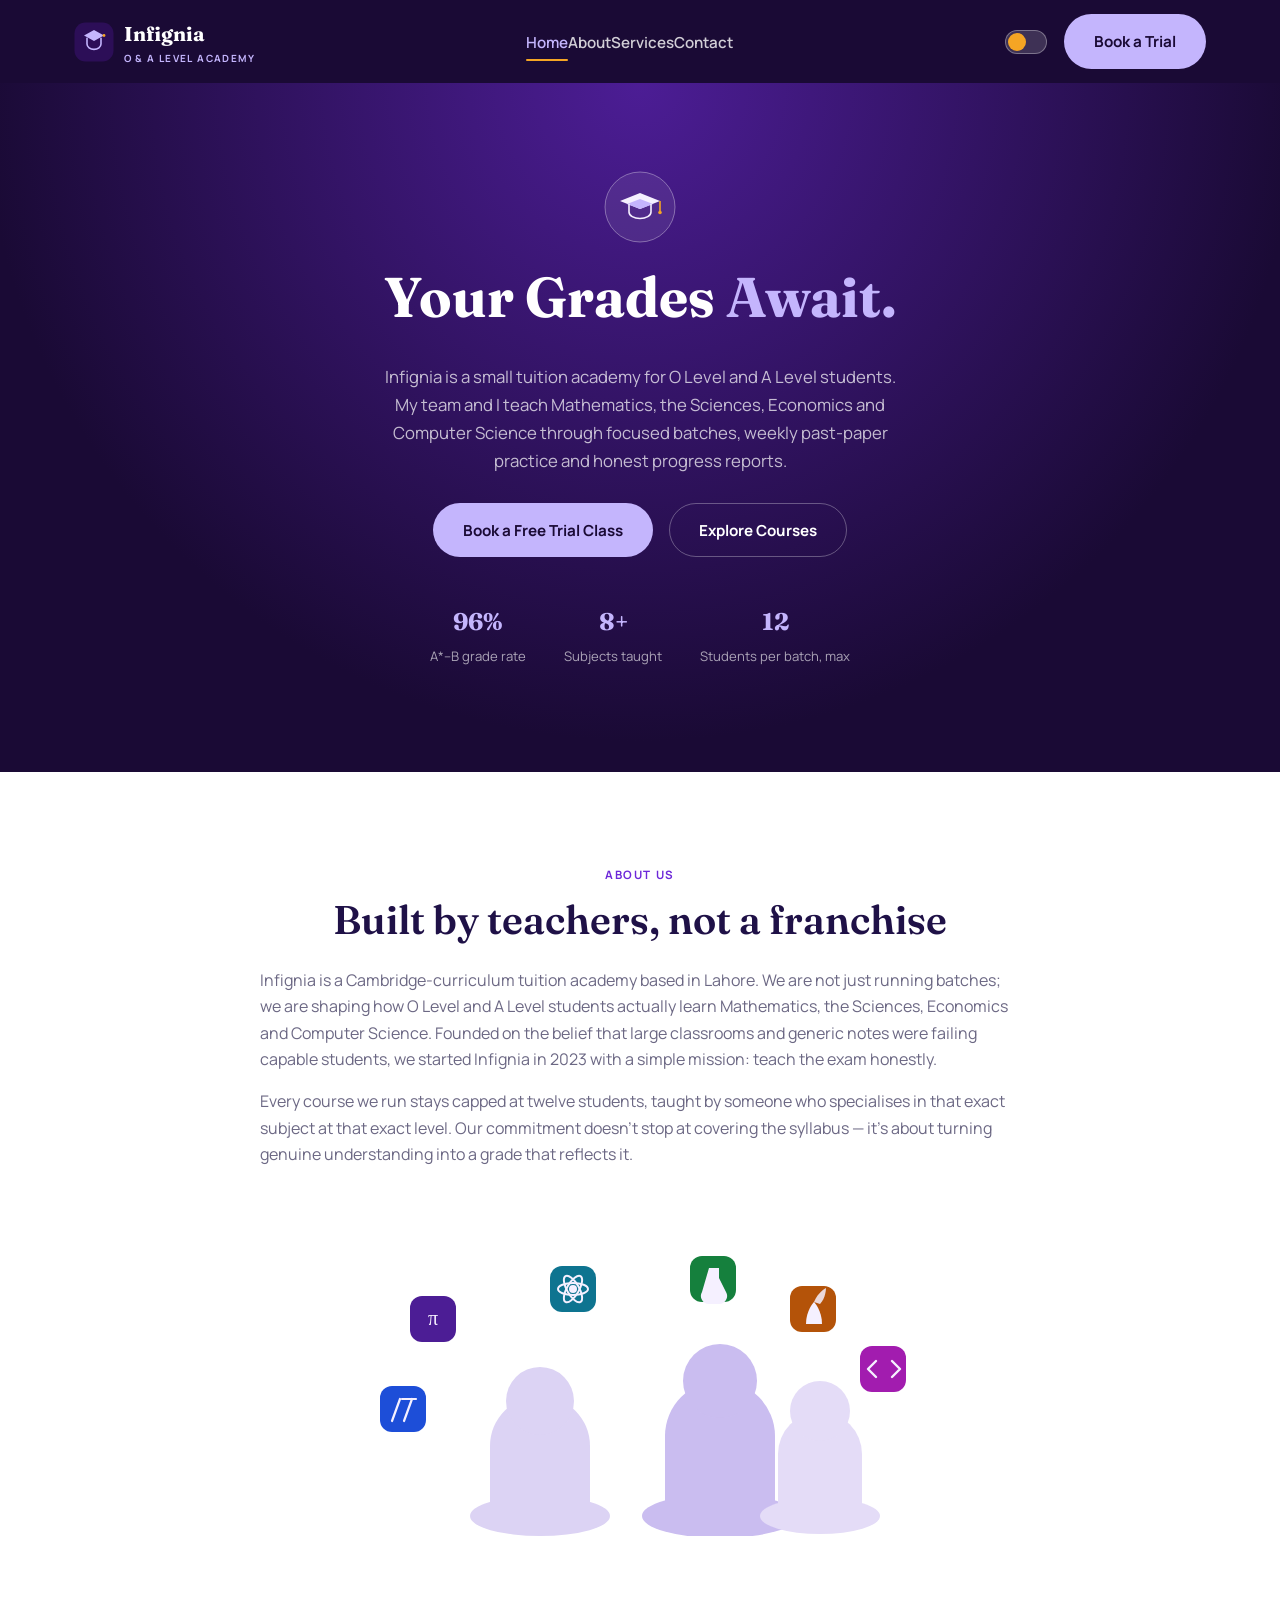
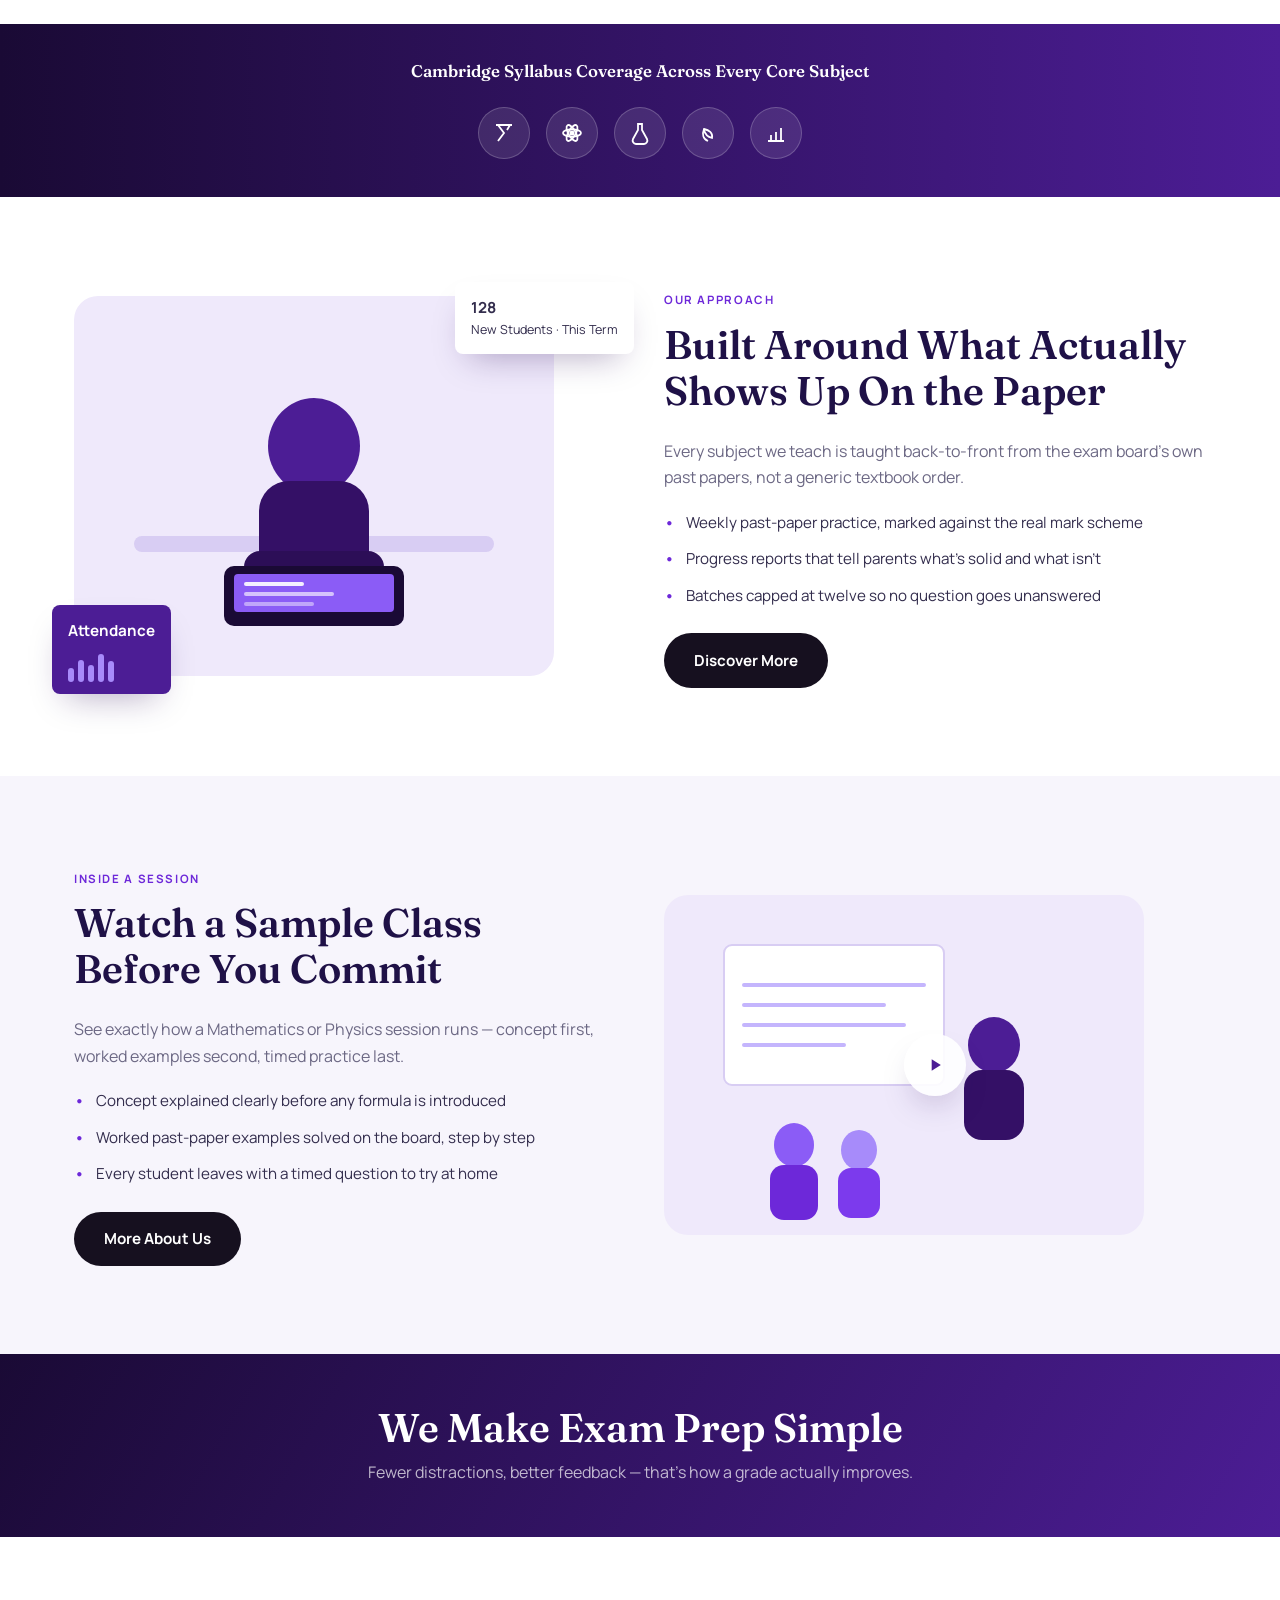
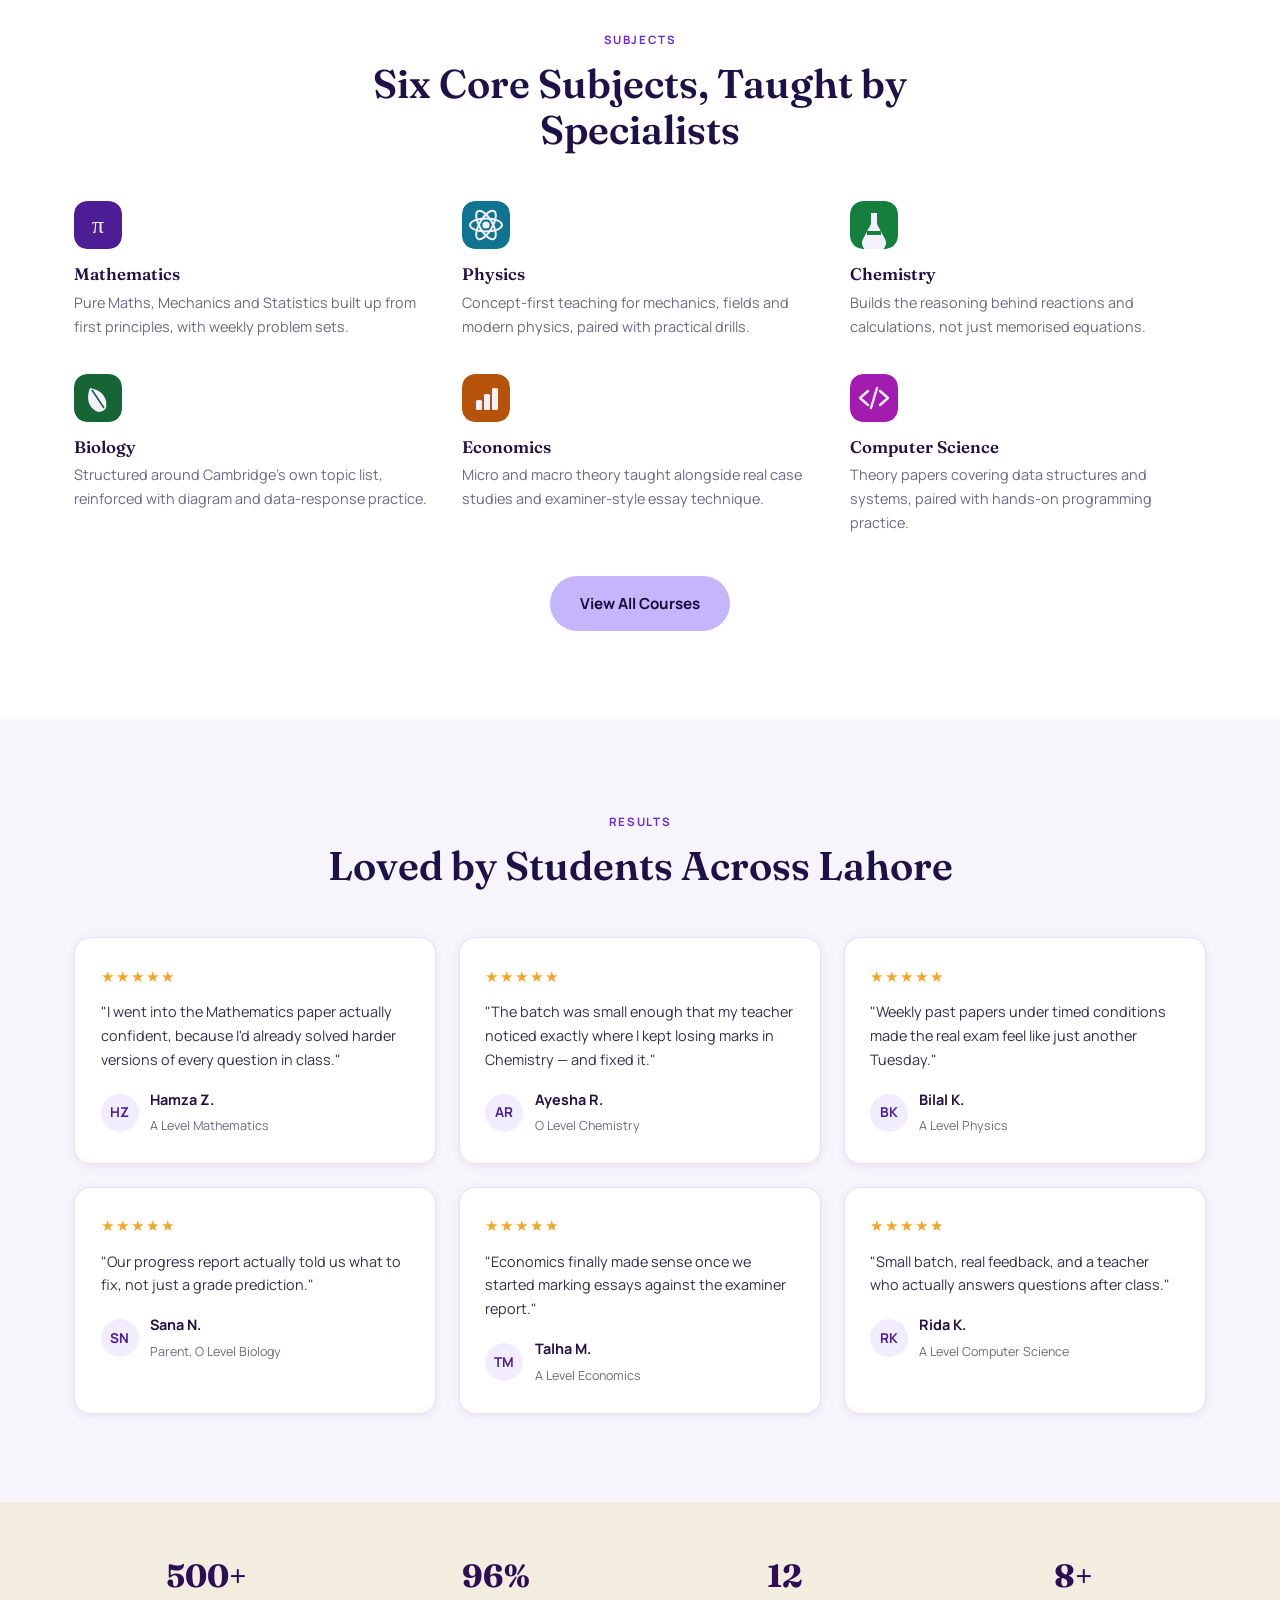
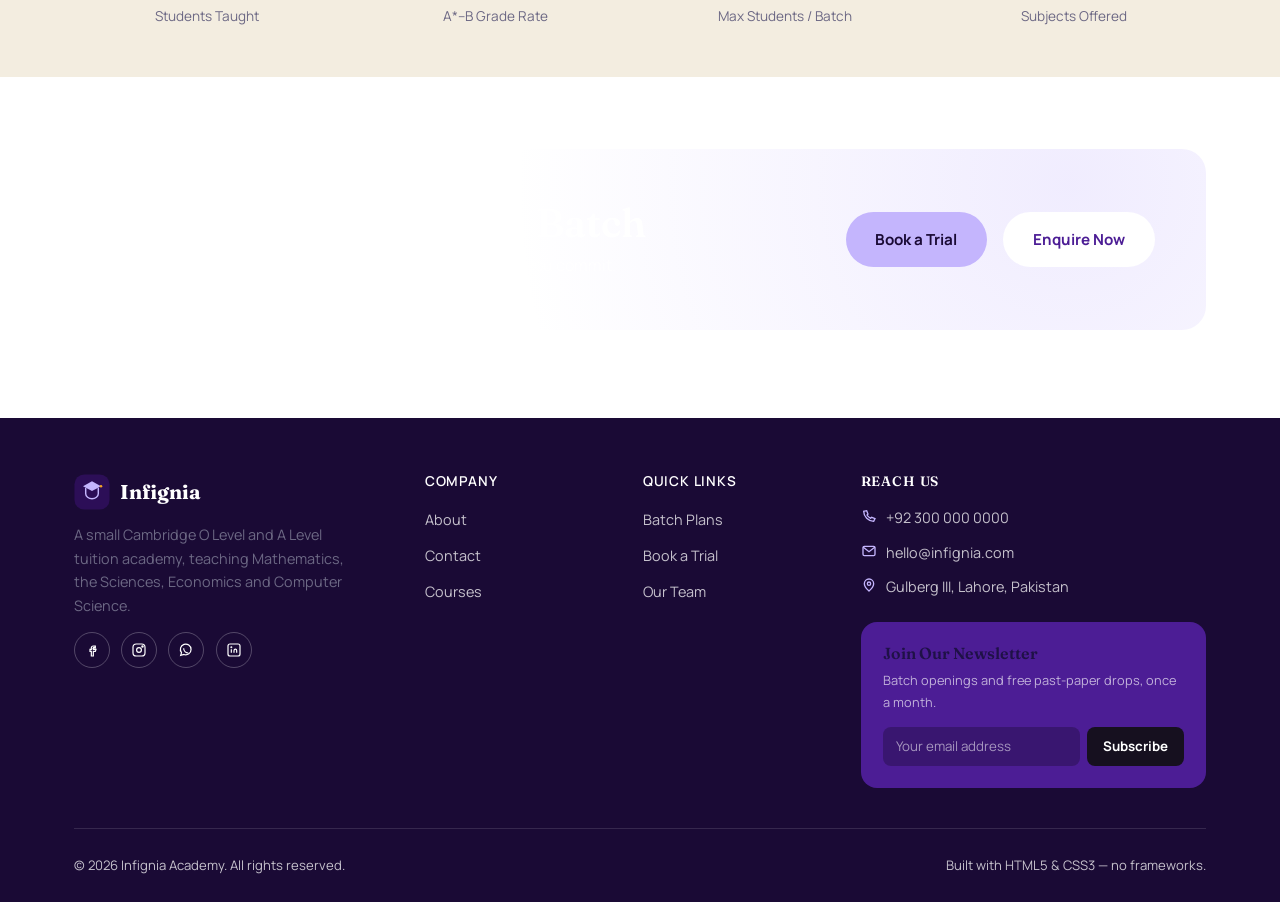
<file: index.html>
<!DOCTYPE html>
<html lang="en">
<head>
  <meta charset="UTF-8">
  <meta name="viewport" content="width=device-width, initial-scale=1.0">
  <title>Infignia — Cambridge O &amp; A Level Tuition</title>
  <meta name="description" content="Infignia is a Cambridge O Level and A Level tuition academy. Small batches, subject specialists and past-paper-driven teaching.">
  <link rel="icon" href="images/logo.svg" type="image/svg+xml">
  <link rel="stylesheet" href="css/style.css">
</head>
<body>

  <!-- Dark-mode toggle checkbox: first child of body so its :checked state
       can be read anywhere on the page via the :has() selector. -->
  <input type="checkbox" id="theme-toggle" class="theme-toggle-input">

  <!-- ===================== HEADER / NAVIGATION ===================== -->
  <header class="site-header">
    <nav class="navbar container">
      <a href="index.html" class="brand">
        <img src="images/logo.svg" alt="Infignia crest" width="40" height="40">
        <span>
          Infignia
          <span class="eyebrow-tag">O &amp; A Level Academy</span>
        </span>
      </a>

      <!-- CSS-only mobile menu: checkbox + label, no JavaScript -->
      <input type="checkbox" id="menu-toggle" class="menu-toggle-input">

      <ul class="nav-links">
        <li><a href="index.html" class="active">Home</a></li>
        <li><a href="about.html">About</a></li>
        <li><a href="services.html">Services</a></li>
        <li><a href="contact.html">Contact</a></li>
      </ul>

      <div class="nav-actions">
        <label for="theme-toggle" class="theme-toggle-label" aria-label="Toggle dark mode"></label>
        <a href="contact.html" class="btn btn-lavender nav-cta">Book a Trial</a>
        <label for="menu-toggle" class="menu-toggle-label" aria-label="Toggle navigation menu">
          <span></span><span></span><span></span>
        </label>
      </div>
    </nav>
  </header>

  <main>
    <!-- ===================== HERO ===================== -->
    <section class="hero">
      <div class="container">
        <img class="hero-icon fade-up" src="images/hero-icon.svg" alt="" width="72" height="72">
        <h1 class="fade-up">Your Grades <span class="accent">Await.</span></h1>
        <p class="hero-lede fade-up">
          Infignia is a small tuition academy for O Level and A Level students. My team and I teach
          Mathematics, the Sciences, Economics and Computer Science through focused batches, weekly
          past-paper practice and honest progress reports.
        </p>
        <div class="hero-actions fade-up">
          <a href="contact.html" class="btn btn-lavender">Book a Free Trial Class</a>
          <a href="services.html" class="btn btn-outline" style="border-color:rgba(255,255,255,0.3); color:#fff;">Explore Courses</a>
        </div>
        <div class="hero-stats">
          <div><strong>96%</strong><span>A*&ndash;B grade rate</span></div>
          <div><strong>8+</strong><span>Subjects taught</span></div>
          <div><strong>12</strong><span>Students per batch, max</span></div>
        </div>
      </div>
    </section>

    <!-- ===================== ABOUT US (teaser, collage) ===================== -->
    <section class="section about-collage-wrap">
      <div class="container">
        <span class="eyebrow">About Us</span>
        <h2>Built by teachers, not a franchise</h2>
        <div class="about-copy">
          <p>
            Infignia is a Cambridge-curriculum tuition academy based in Lahore. We are not just running
            batches; we are shaping how O Level and A Level students actually learn Mathematics, the
            Sciences, Economics and Computer Science. Founded on the belief that large classrooms and
            generic notes were failing capable students, we started Infignia in 2023 with a simple
            mission: teach the exam honestly.
          </p>
          <p>
            Every course we run stays capped at twelve students, taught by someone who specialises in
            that exact subject at that exact level. Our commitment doesn't stop at covering the
            syllabus &mdash; it's about turning genuine understanding into a grade that reflects it.
          </p>
        </div>
        <img class="about-collage-img" src="images/about-collage.svg" alt="Illustration of Infignia's mentors surrounded by icons for the subjects they teach" width="640" height="320">
      </div>
    </section>

    <!-- ===================== RESOURCES STRIP ===================== -->
    <section class="strip">
      <div class="container">
        <h3>Cambridge Syllabus Coverage Across Every Core Subject</h3>
        <div class="strip-row">
          <div class="strip-badge" title="Mathematics"><svg viewBox="0 0 24 24" fill="none" stroke="#fff" stroke-width="1.8"><path d="M4 4h16M6 4l6 8-6 8M18 4l-3 5"/></svg></div>
          <div class="strip-badge" title="Physics"><svg viewBox="0 0 24 24" fill="none" stroke="#fff" stroke-width="1.8"><circle cx="12" cy="12" r="1.6" fill="#fff"/><ellipse cx="12" cy="12" rx="9" ry="3.6"/><ellipse cx="12" cy="12" rx="9" ry="3.6" transform="rotate(60 12 12)"/><ellipse cx="12" cy="12" rx="9" ry="3.6" transform="rotate(120 12 12)"/></svg></div>
          <div class="strip-badge" title="Chemistry"><svg viewBox="0 0 24 24" fill="none" stroke="#fff" stroke-width="1.8"><path d="M10 3h4v6l5 9a3.5 3.5 0 0 1-3 5H8a3.5 3.5 0 0 1-3-5l5-9z"/></svg></div>
          <div class="strip-badge" title="Biology"><svg viewBox="0 0 24 24" fill="none" stroke="#fff" stroke-width="1.8"><path d="M12 20c-5-2-6-7-4-12 5 1 9 4 8 9-4-1-7-4-8-8"/></svg></div>
          <div class="strip-badge" title="Economics"><svg viewBox="0 0 24 24" fill="none" stroke="#fff" stroke-width="1.8"><path d="M4 20h16M7 20v-6M12 20v-9M17 20v-13"/></svg></div>
        </div>
      </div>
    </section>

    <!-- ===================== GOAL SECTION 1 ===================== -->
    <section class="goal-section">
      <div class="container goal-grid">
        <div class="goal-media">
          <img src="images/goal-mentor.svg" alt="Illustration of an Infignia tutor working at a desk" width="480" height="380">
          <div class="goal-float-card top-right">
            <div>
              <strong>128</strong>
              <span>New Students &middot; This Term</span>
            </div>
          </div>
          <div class="goal-float-card bottom-left">
            <div>
              <strong>Attendance</strong>
              <div class="goal-chart">
                <span style="height:40%"></span><span style="height:65%"></span><span style="height:50%"></span><span style="height:80%"></span><span style="height:60%"></span>
              </div>
            </div>
          </div>
        </div>
        <div class="goal-copy">
          <span class="eyebrow">Our Approach</span>
          <h2>Built Around What Actually Shows Up On the Paper</h2>
          <p>Every subject we teach is taught back-to-front from the exam board's own past papers, not a generic textbook order.</p>
          <ul>
            <li>Weekly past-paper practice, marked against the real mark scheme</li>
            <li>Progress reports that tell parents what's solid and what isn't</li>
            <li>Batches capped at twelve so no question goes unanswered</li>
          </ul>
          <a href="about.html" class="btn btn-dark">Discover More</a>
        </div>
      </div>
    </section>

    <!-- ===================== GOAL SECTION 2 (reversed, video-style) ===================== -->
    <section class="goal-section section-alt">
      <div class="container goal-grid reverse">
        <div class="goal-media">
          <img src="images/goal-video.svg" alt="Illustration of a teacher explaining a topic to a small class" width="480" height="340">
          <div class="play-overlay">
            <div class="play-btn">
              <svg viewBox="0 0 24 24" fill="#4c1d95"><path d="M8 5v14l11-7z"/></svg>
            </div>
          </div>
        </div>
        <div class="goal-copy">
          <span class="eyebrow">Inside a Session</span>
          <h2>Watch a Sample Class Before You Commit</h2>
          <p>See exactly how a Mathematics or Physics session runs &mdash; concept first, worked examples second, timed practice last.</p>
          <ul>
            <li>Concept explained clearly before any formula is introduced</li>
            <li>Worked past-paper examples solved on the board, step by step</li>
            <li>Every student leaves with a timed question to try at home</li>
          </ul>
          <a href="contact.html" class="btn btn-dark">More About Us</a>
        </div>
      </div>
    </section>

    <!-- ===================== MID-PAGE BANNER ===================== -->
    <section class="mid-banner">
      <div class="container">
        <h2>We Make Exam Prep Simple</h2>
        <p>Fewer distractions, better feedback &mdash; that's how a grade actually improves.</p>
      </div>
    </section>

    <!-- ===================== SERVICES ICON GRID ===================== -->
    <section class="section">
      <div class="container">
        <div class="section-header center">
          <span class="eyebrow">Subjects</span>
          <h2>Six Core Subjects, Taught by Specialists</h2>
        </div>
        <div class="icon-grid">
          <article class="icon-tile">
            <img src="images/icon-math.svg" alt="">
            <h3>Mathematics</h3>
            <p>Pure Maths, Mechanics and Statistics built up from first principles, with weekly problem sets.</p>
          </article>
          <article class="icon-tile">
            <img src="images/icon-physics.svg" alt="">
            <h3>Physics</h3>
            <p>Concept-first teaching for mechanics, fields and modern physics, paired with practical drills.</p>
          </article>
          <article class="icon-tile">
            <img src="images/icon-chemistry.svg" alt="">
            <h3>Chemistry</h3>
            <p>Builds the reasoning behind reactions and calculations, not just memorised equations.</p>
          </article>
          <article class="icon-tile">
            <img src="images/icon-biology.svg" alt="">
            <h3>Biology</h3>
            <p>Structured around Cambridge's own topic list, reinforced with diagram and data-response practice.</p>
          </article>
          <article class="icon-tile">
            <img src="images/icon-economics.svg" alt="">
            <h3>Economics</h3>
            <p>Micro and macro theory taught alongside real case studies and examiner-style essay technique.</p>
          </article>
          <article class="icon-tile">
            <img src="images/icon-cs.svg" alt="">
            <h3>Computer Science</h3>
            <p>Theory papers covering data structures and systems, paired with hands-on programming practice.</p>
          </article>
        </div>
        <div style="text-align:center; margin-top:2.6rem;">
          <a href="services.html" class="btn btn-lavender" style="color:var(--purple-950);">View All Courses</a>
        </div>
      </div>
    </section>

    <!-- ===================== TESTIMONIALS ===================== -->
    <section class="section section-alt">
      <div class="container">
        <div class="section-header center">
          <span class="eyebrow">Results</span>
          <h2>Loved by Students Across Lahore</h2>
        </div>
        <div class="testimonial-grid">
          <article class="testimonial-card">
            <div class="stars">&#9733;&#9733;&#9733;&#9733;&#9733;</div>
            <p class="testimonial-quote">"I went into the Mathematics paper actually confident, because I'd already solved harder versions of every question in class."</p>
            <div class="testimonial-person">
              <div class="avatar-initials">HZ</div>
              <div><strong>Hamza Z.</strong><span>A Level Mathematics</span></div>
            </div>
          </article>
          <article class="testimonial-card">
            <div class="stars">&#9733;&#9733;&#9733;&#9733;&#9733;</div>
            <p class="testimonial-quote">"The batch was small enough that my teacher noticed exactly where I kept losing marks in Chemistry &mdash; and fixed it."</p>
            <div class="testimonial-person">
              <div class="avatar-initials">AR</div>
              <div><strong>Ayesha R.</strong><span>O Level Chemistry</span></div>
            </div>
          </article>
          <article class="testimonial-card">
            <div class="stars">&#9733;&#9733;&#9733;&#9733;&#9733;</div>
            <p class="testimonial-quote">"Weekly past papers under timed conditions made the real exam feel like just another Tuesday."</p>
            <div class="testimonial-person">
              <div class="avatar-initials">BK</div>
              <div><strong>Bilal K.</strong><span>A Level Physics</span></div>
            </div>
          </article>
          <article class="testimonial-card">
            <div class="stars">&#9733;&#9733;&#9733;&#9733;&#9733;</div>
            <p class="testimonial-quote">"Our progress report actually told us what to fix, not just a grade prediction."</p>
            <div class="testimonial-person">
              <div class="avatar-initials">SN</div>
              <div><strong>Sana N.</strong><span>Parent, O Level Biology</span></div>
            </div>
          </article>
          <article class="testimonial-card">
            <div class="stars">&#9733;&#9733;&#9733;&#9733;&#9733;</div>
            <p class="testimonial-quote">"Economics finally made sense once we started marking essays against the examiner report."</p>
            <div class="testimonial-person">
              <div class="avatar-initials">TM</div>
              <div><strong>Talha M.</strong><span>A Level Economics</span></div>
            </div>
          </article>
          <article class="testimonial-card">
            <div class="stars">&#9733;&#9733;&#9733;&#9733;&#9733;</div>
            <p class="testimonial-quote">"Small batch, real feedback, and a teacher who actually answers questions after class."</p>
            <div class="testimonial-person">
              <div class="avatar-initials">RK</div>
              <div><strong>Rida K.</strong><span>A Level Computer Science</span></div>
            </div>
          </article>
        </div>
      </div>
    </section>

    <!-- ===================== STATS BAR ===================== -->
    <section class="stats-bar">
      <div class="container stats-row">
        <div><strong>500+</strong><span>Students Taught</span></div>
        <div><strong>96%</strong><span>A*&ndash;B Grade Rate</span></div>
        <div><strong>12</strong><span>Max Students / Batch</span></div>
        <div><strong>8+</strong><span>Subjects Offered</span></div>
      </div>
    </section>

    <!-- ===================== CTA ===================== -->
    <section class="section" style="padding-top:4.5rem;">
      <div class="container">
        <div class="cta-banner">
          <div>
            <h2>Join the Next Infignia Batch</h2>
            <p>Book a free trial class and sit in on a real session before you commit.</p>
          </div>
          <div class="hero-actions">
            <a href="contact.html" class="btn btn-lavender">Book a Trial</a>
            <a href="contact.html" class="btn btn-white">Enquire Now</a>
          </div>
        </div>
      </div>
    </section>
  </main>

  <!-- ===================== FOOTER ===================== -->
  <footer class="site-footer">
    <div class="container">
      <div class="footer-grid">
        <div class="footer-brand">
          <a href="index.html" class="brand">
            <img src="images/logo.svg" alt="Infignia crest" width="36" height="36">
            <span>Infignia</span>
          </a>
          <p>A small Cambridge O Level and A Level tuition academy, teaching Mathematics, the Sciences, Economics and Computer Science.</p>
          <div class="social-row">
            <a href="https://facebook.com" class="social-icon" aria-label="Infignia on Facebook" target="_blank" rel="noopener">
              <svg viewBox="0 0 24 24" fill="none" stroke="#fff" stroke-width="1.8"><path d="M14 9h3V6h-3c-1.7 0-3 1.3-3 3v2H9v3h2v7h3v-7h3l1-3h-4v-2c0-.6.4-1 1-1z"/></svg>
            </a>
            <a href="https://instagram.com" class="social-icon" aria-label="Infignia on Instagram" target="_blank" rel="noopener">
              <svg viewBox="0 0 24 24" fill="none" stroke="#fff" stroke-width="1.8"><rect x="3" y="3" width="18" height="18" rx="5"/><circle cx="12" cy="12" r="3.6"/><circle cx="17.2" cy="6.8" r="1"/></svg>
            </a>
            <a href="https://wa.me/923000000000" class="social-icon" aria-label="Infignia on WhatsApp" target="_blank" rel="noopener">
              <svg viewBox="0 0 24 24" fill="none" stroke="#fff" stroke-width="1.8"><path d="M4 20l1.3-3.9A8 8 0 1 1 9 18.7L4 20z"/><path d="M8.5 9.5c0 4 3 7 7 7"/></svg>
            </a>
            <a href="https://linkedin.com" class="social-icon" aria-label="Infignia on LinkedIn" target="_blank" rel="noopener">
              <svg viewBox="0 0 24 24" fill="none" stroke="#fff" stroke-width="1.8"><rect x="3" y="3" width="18" height="18" rx="3"/><line x1="8" y1="11" x2="8" y2="16"/><circle cx="8" cy="8" r="0.6"/><path d="M12 16v-3c0-1.4 1-2.2 2.2-2.2S16 11.6 16 13v3"/></svg>
            </a>
          </div>
        </div>
        <div class="footer-col">
          <h4>Company</h4>
          <ul>
            <li><a href="about.html">About</a></li>
            <li><a href="contact.html">Contact</a></li>
            <li><a href="services.html">Courses</a></li>
          </ul>
        </div>
        <div class="footer-col">
          <h4>Quick Links</h4>
          <ul>
            <li><a href="services.html">Batch Plans</a></li>
            <li><a href="contact.html">Book a Trial</a></li>
            <li><a href="about.html">Our Team</a></li>
          </ul>
        </div>
        <div>
          <h4 style="color:#fff; font-size:0.85rem; letter-spacing:0.06em; text-transform:uppercase; margin-bottom:1rem;">Reach Us</h4>
          <div style="display:flex; flex-direction:column; gap:0.7rem; margin-bottom:1.4rem;">
            <div class="footer-info-row">
              <svg width="16" height="16" viewBox="0 0 24 24" fill="none" stroke="#c4b5fd" stroke-width="2"><path d="M4 5c0 8 7 15 15 15l2-4-5-2-1.5 1.5A11.4 11.4 0 0 1 9 10.5L10.5 9 8.5 4 4 5z"/></svg>
              <span>+92 300 000 0000</span>
            </div>
            <div class="footer-info-row">
              <svg width="16" height="16" viewBox="0 0 24 24" fill="none" stroke="#c4b5fd" stroke-width="2"><rect x="3" y="5" width="18" height="14" rx="2"/><path d="M3 6l9 7 9-7"/></svg>
              <span>hello@infignia.com</span>
            </div>
            <div class="footer-info-row">
              <svg width="16" height="16" viewBox="0 0 24 24" fill="none" stroke="#c4b5fd" stroke-width="2"><path d="M12 21s-7-6.2-7-11a7 7 0 1 1 14 0c0 4.8-7 11-7 11z"/><circle cx="12" cy="10" r="2.5"/></svg>
              <span>Gulberg III, Lahore, Pakistan</span>
            </div>
          </div>
          <div class="newsletter-box">
            <h4>Join Our Newsletter</h4>
            <p>Batch openings and free past-paper drops, once a month.</p>
            <div class="newsletter-form">
              <input type="email" placeholder="Your email address" aria-label="Email address">
              <button type="button">Subscribe</button>
            </div>
          </div>
        </div>
      </div>
      <div class="footer-bottom">
        <span>&copy; 2026 Infignia Academy. All rights reserved.</span>
        <span>Built with HTML5 &amp; CSS3 &mdash; no frameworks.</span>
      </div>
    </div>
  </footer>

</body>
</html>
</file>
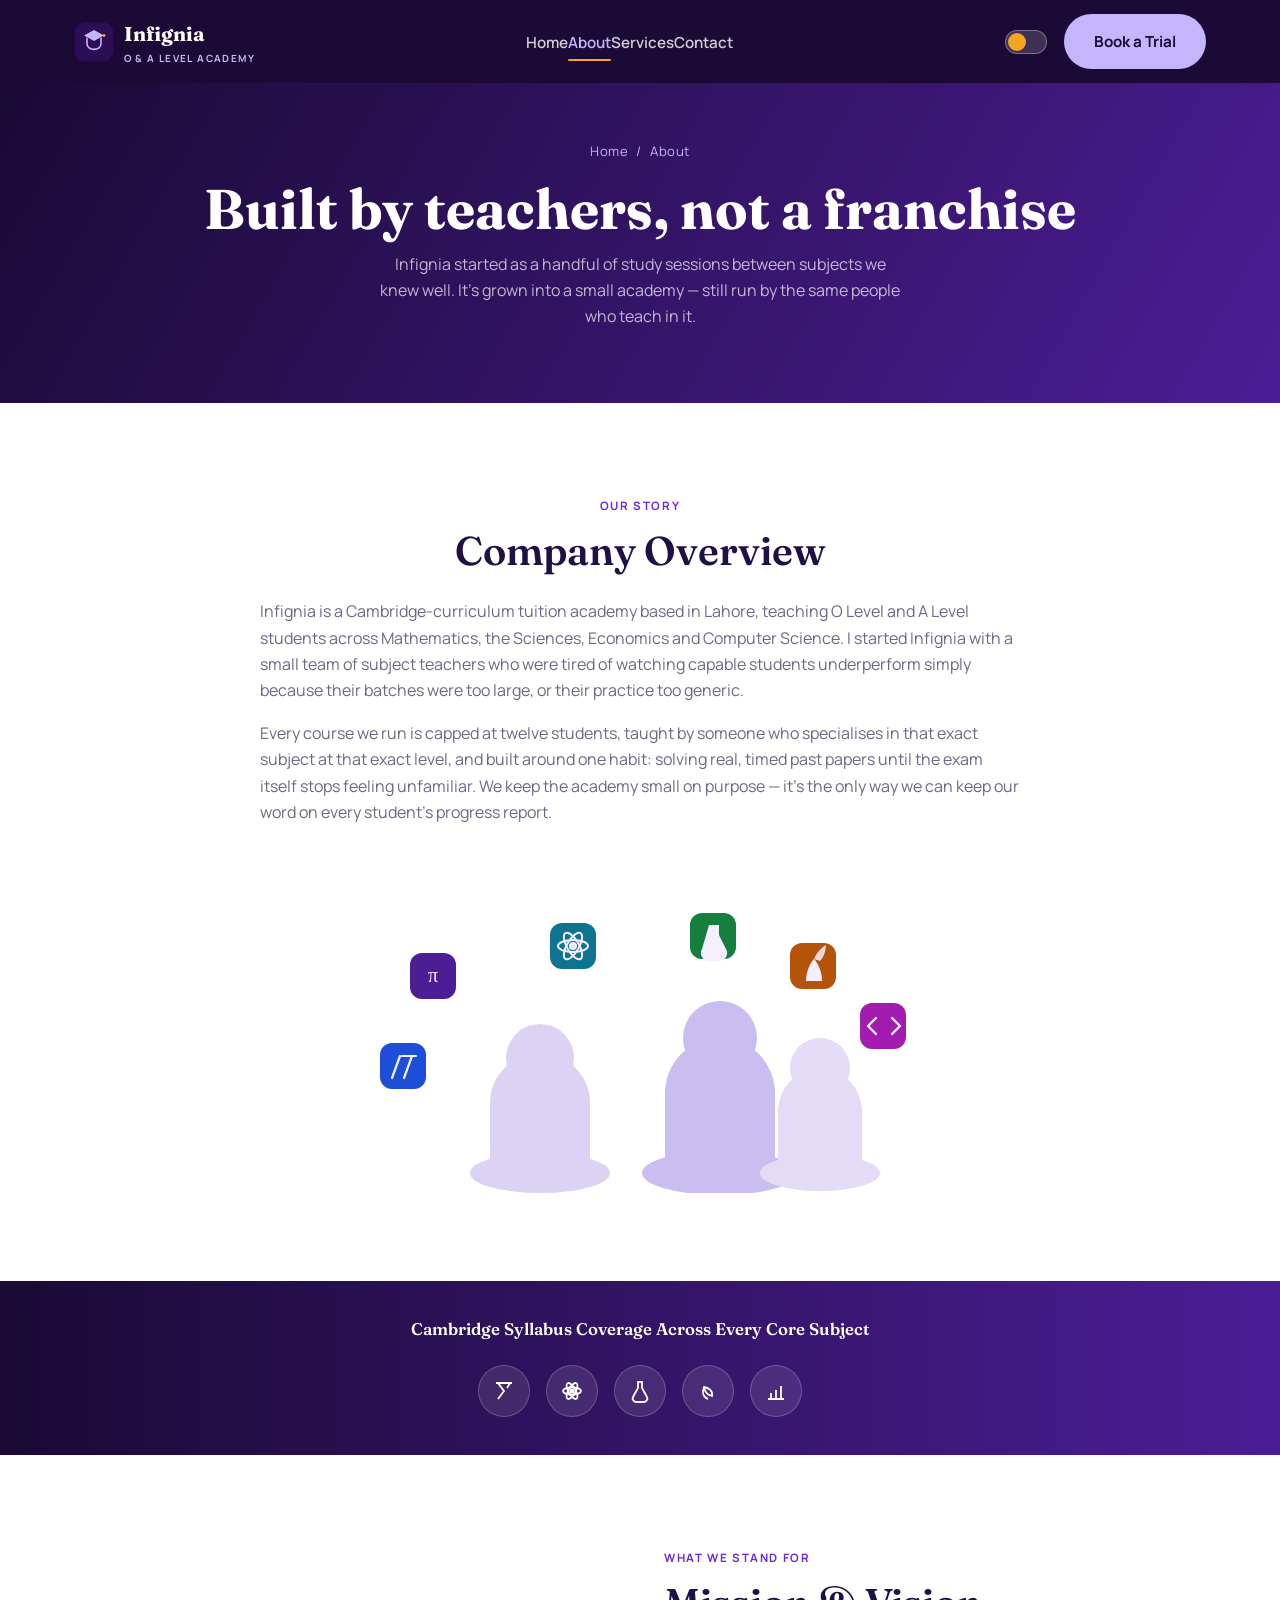
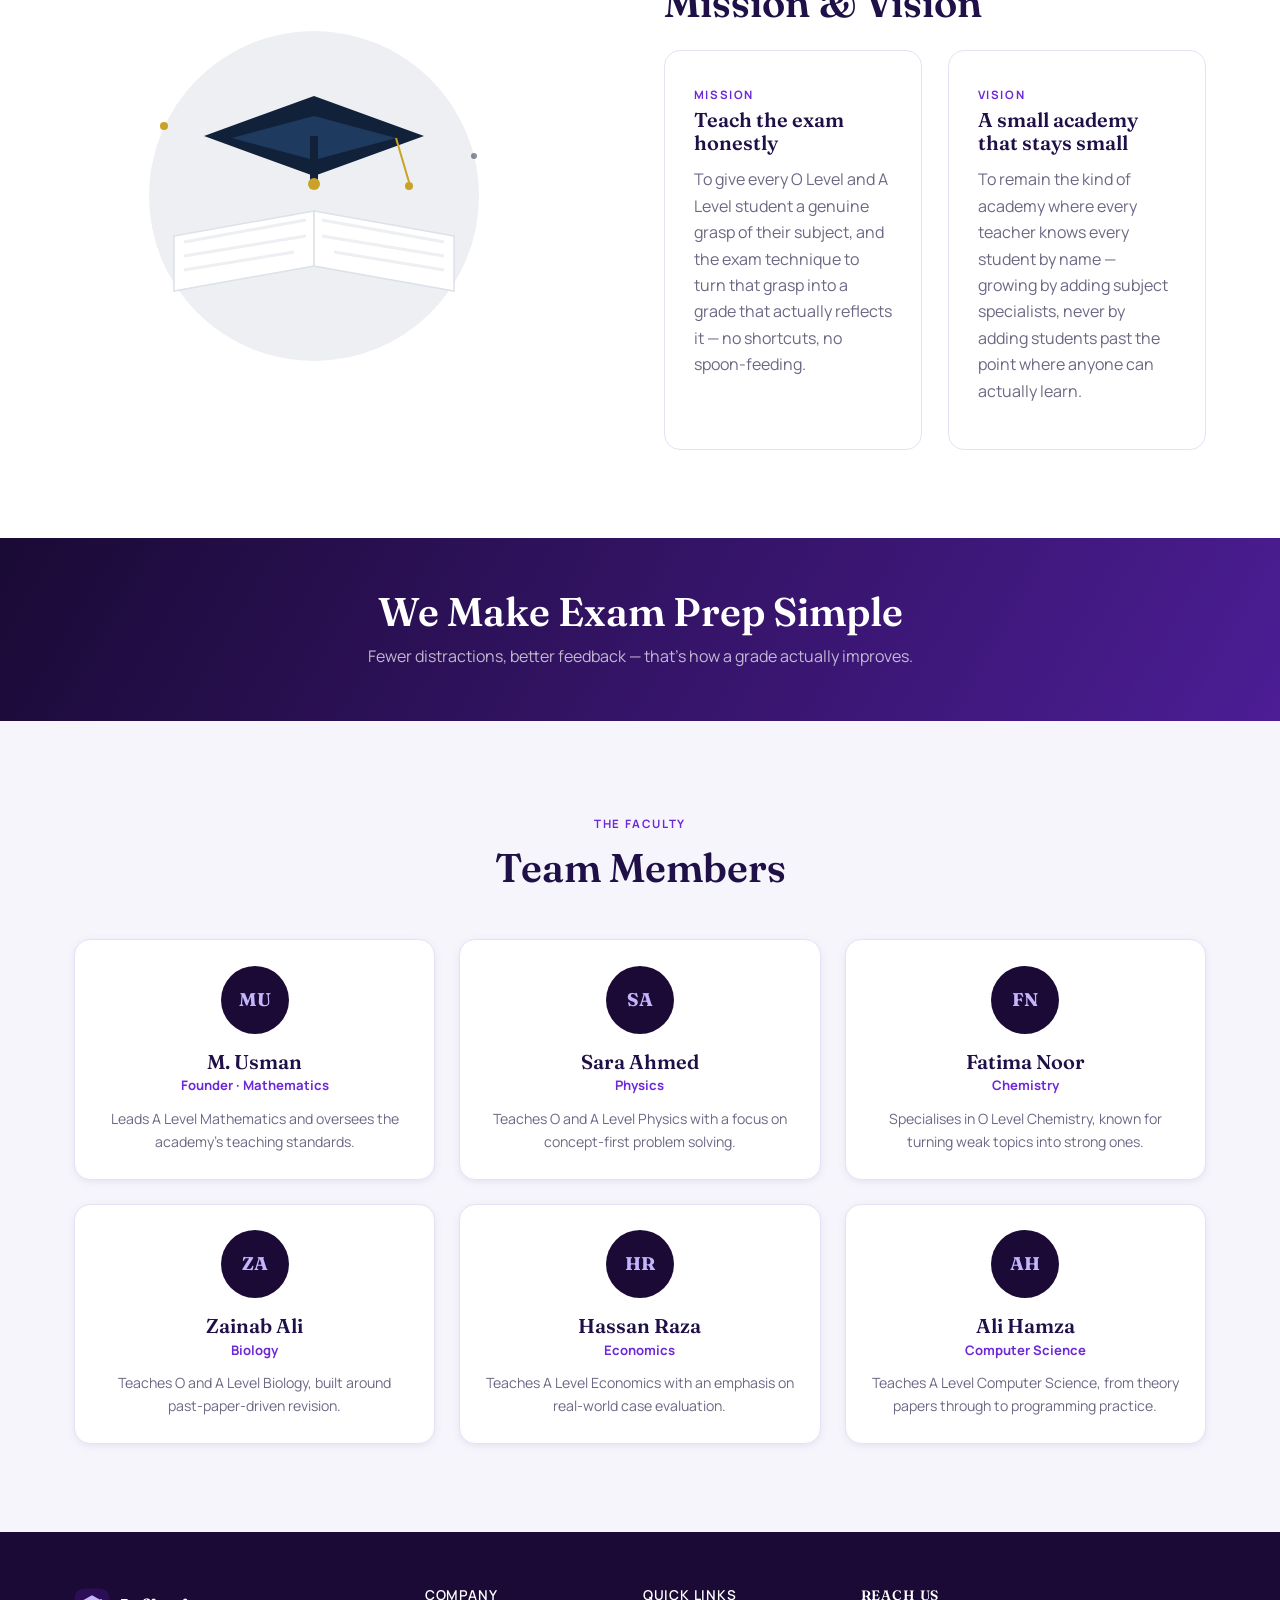
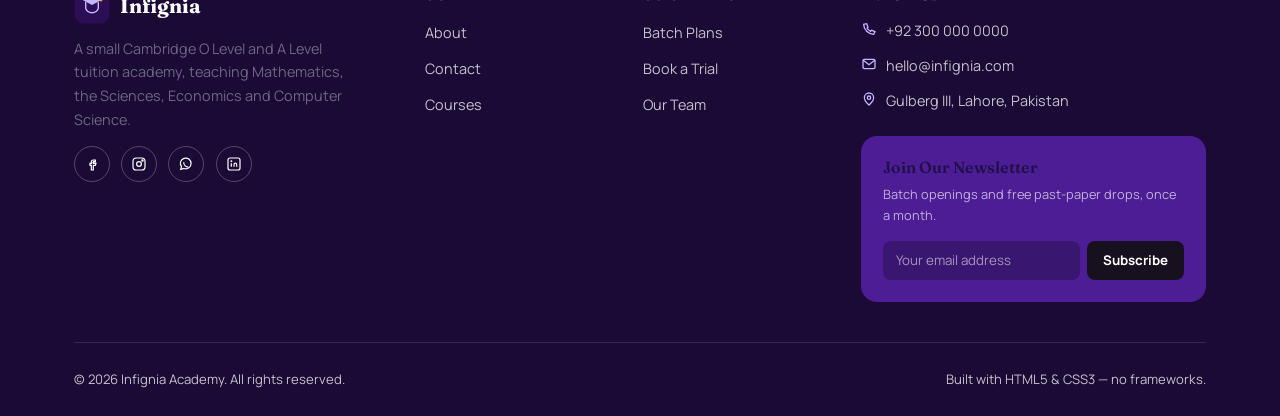
<file: about.html>
<!DOCTYPE html>
<html lang="en">
<head>
  <meta charset="UTF-8">
  <meta name="viewport" content="width=device-width, initial-scale=1.0">
  <title>About Infignia — Our Story &amp; Teaching Team</title>
  <meta name="description" content="Learn about Infignia's mission, vision and the subject-specialist teachers behind our Cambridge O Level and A Level courses.">
  <link rel="icon" href="images/logo.svg" type="image/svg+xml">
  <link rel="stylesheet" href="css/style.css">
</head>
<body>

  <input type="checkbox" id="theme-toggle" class="theme-toggle-input">

  <!-- ===================== HEADER / NAVIGATION ===================== -->
  <header class="site-header">
    <nav class="navbar container">
      <a href="index.html" class="brand">
        <img src="images/logo.svg" alt="Infignia crest" width="40" height="40">
        <span>
          Infignia
          <span class="eyebrow-tag">O &amp; A Level Academy</span>
        </span>
      </a>

      <input type="checkbox" id="menu-toggle" class="menu-toggle-input">

      <ul class="nav-links">
        <li><a href="index.html">Home</a></li>
        <li><a href="about.html" class="active">About</a></li>
        <li><a href="services.html">Services</a></li>
        <li><a href="contact.html">Contact</a></li>
      </ul>

      <div class="nav-actions">
        <label for="theme-toggle" class="theme-toggle-label" aria-label="Toggle dark mode"></label>
        <a href="contact.html" class="btn btn-lavender nav-cta">Book a Trial</a>
        <label for="menu-toggle" class="menu-toggle-label" aria-label="Toggle navigation menu">
          <span></span><span></span><span></span>
        </label>
      </div>
    </nav>
  </header>

  <main>
    <!-- ===================== PAGE HEADER ===================== -->
    <section class="page-header">
      <div class="container">
        <div class="breadcrumb"><span>Home</span><span>/</span><span>About</span></div>
        <h1>Built by teachers, not a franchise</h1>
        <p>Infignia started as a handful of study sessions between subjects we knew well. It's grown into a small academy &mdash; still run by the same people who teach in it.</p>
      </div>
    </section>

    <!-- ===================== ABOUT US (company overview) ===================== -->
    <section class="section about-collage-wrap">
      <div class="container">
        <span class="eyebrow">Our Story</span>
        <h2>Company Overview</h2>
        <div class="about-copy">
          <p>
            Infignia is a Cambridge-curriculum tuition academy based in Lahore, teaching O Level and
            A Level students across Mathematics, the Sciences, Economics and Computer Science. I started
            Infignia with a small team of subject teachers who were tired of watching capable students
            underperform simply because their batches were too large, or their practice too generic.
          </p>
          <p>
            Every course we run is capped at twelve students, taught by someone who specialises in that
            exact subject at that exact level, and built around one habit: solving real, timed past
            papers until the exam itself stops feeling unfamiliar. We keep the academy small on purpose
            &mdash; it's the only way we can keep our word on every student's progress report.
          </p>
        </div>
        <img class="about-collage-img" src="images/about-collage.svg" alt="Illustration of Infignia's mentors surrounded by icons for the subjects they teach" width="640" height="320">
      </div>
    </section>

    <!-- ===================== RESOURCES STRIP ===================== -->
    <section class="strip">
      <div class="container">
        <h3>Cambridge Syllabus Coverage Across Every Core Subject</h3>
        <div class="strip-row">
          <div class="strip-badge" title="Mathematics"><svg viewBox="0 0 24 24" fill="none" stroke="#fff" stroke-width="1.8"><path d="M4 4h16M6 4l6 8-6 8M18 4l-3 5"/></svg></div>
          <div class="strip-badge" title="Physics"><svg viewBox="0 0 24 24" fill="none" stroke="#fff" stroke-width="1.8"><circle cx="12" cy="12" r="1.6" fill="#fff"/><ellipse cx="12" cy="12" rx="9" ry="3.6"/><ellipse cx="12" cy="12" rx="9" ry="3.6" transform="rotate(60 12 12)"/><ellipse cx="12" cy="12" rx="9" ry="3.6" transform="rotate(120 12 12)"/></svg></div>
          <div class="strip-badge" title="Chemistry"><svg viewBox="0 0 24 24" fill="none" stroke="#fff" stroke-width="1.8"><path d="M10 3h4v6l5 9a3.5 3.5 0 0 1-3 5H8a3.5 3.5 0 0 1-3-5l5-9z"/></svg></div>
          <div class="strip-badge" title="Biology"><svg viewBox="0 0 24 24" fill="none" stroke="#fff" stroke-width="1.8"><path d="M12 20c-5-2-6-7-4-12 5 1 9 4 8 9-4-1-7-4-8-8"/></svg></div>
          <div class="strip-badge" title="Economics"><svg viewBox="0 0 24 24" fill="none" stroke="#fff" stroke-width="1.8"><path d="M4 20h16M7 20v-6M12 20v-9M17 20v-13"/></svg></div>
        </div>
      </div>
    </section>

    <!-- ===================== MISSION & VISION ===================== -->
    <section class="section">
      <div class="container overview-grid">
        <div>
          <img src="images/about-illustration.svg" alt="Illustration of an open book beneath a graduation cap" width="480" height="380">
        </div>
        <div>
          <span class="eyebrow">What We Stand For</span>
          <h2>Mission &amp; Vision</h2>
          <div class="pillar-grid" style="margin-top:1.5rem;">
            <article class="pillar-card">
              <span class="eyebrow">Mission</span>
              <h3>Teach the exam honestly</h3>
              <p>
                To give every O Level and A Level student a genuine grasp of their subject, and the
                exam technique to turn that grasp into a grade that actually reflects it &mdash; no
                shortcuts, no spoon-feeding.
              </p>
            </article>
            <article class="pillar-card">
              <span class="eyebrow">Vision</span>
              <h3>A small academy that stays small</h3>
              <p>
                To remain the kind of academy where every teacher knows every student by name &mdash;
                growing by adding subject specialists, never by adding students past the point where
                anyone can actually learn.
              </p>
            </article>
          </div>
        </div>
      </div>
    </section>

    <!-- ===================== MID-PAGE BANNER ===================== -->
    <section class="mid-banner">
      <div class="container">
        <h2>We Make Exam Prep Simple</h2>
        <p>Fewer distractions, better feedback &mdash; that's how a grade actually improves.</p>
      </div>
    </section>

    <!-- ===================== TEAM MEMBERS ===================== -->
    <section class="section section-alt">
      <div class="container">
        <div class="section-header center">
          <span class="eyebrow">The Faculty</span>
          <h2>Team Members</h2>
        </div>
        <div class="team-grid">
          <article class="team-card">
            <div class="team-avatar">MU</div>
            <h3>M. Usman</h3>
            <div class="team-role">Founder &middot; Mathematics</div>
            <p>Leads A Level Mathematics and oversees the academy's teaching standards.</p>
          </article>
          <article class="team-card">
            <div class="team-avatar">SA</div>
            <h3>Sara Ahmed</h3>
            <div class="team-role">Physics</div>
            <p>Teaches O and A Level Physics with a focus on concept-first problem solving.</p>
          </article>
          <article class="team-card">
            <div class="team-avatar">FN</div>
            <h3>Fatima Noor</h3>
            <div class="team-role">Chemistry</div>
            <p>Specialises in O Level Chemistry, known for turning weak topics into strong ones.</p>
          </article>
          <article class="team-card">
            <div class="team-avatar">ZA</div>
            <h3>Zainab Ali</h3>
            <div class="team-role">Biology</div>
            <p>Teaches O and A Level Biology, built around past-paper-driven revision.</p>
          </article>
          <article class="team-card">
            <div class="team-avatar">HR</div>
            <h3>Hassan Raza</h3>
            <div class="team-role">Economics</div>
            <p>Teaches A Level Economics with an emphasis on real-world case evaluation.</p>
          </article>
          <article class="team-card">
            <div class="team-avatar">AH</div>
            <h3>Ali Hamza</h3>
            <div class="team-role">Computer Science</div>
            <p>Teaches A Level Computer Science, from theory papers through to programming practice.</p>
          </article>
        </div>
      </div>
    </section>
  </main>

  <!-- ===================== FOOTER ===================== -->
  <footer class="site-footer">
    <div class="container">
      <div class="footer-grid">
        <div class="footer-brand">
          <a href="index.html" class="brand">
            <img src="images/logo.svg" alt="Infignia crest" width="36" height="36">
            <span>Infignia</span>
          </a>
          <p>A small Cambridge O Level and A Level tuition academy, teaching Mathematics, the Sciences, Economics and Computer Science.</p>
          <div class="social-row">
            <a href="https://facebook.com" class="social-icon" aria-label="Infignia on Facebook" target="_blank" rel="noopener">
              <svg viewBox="0 0 24 24" fill="none" stroke="#fff" stroke-width="1.8"><path d="M14 9h3V6h-3c-1.7 0-3 1.3-3 3v2H9v3h2v7h3v-7h3l1-3h-4v-2c0-.6.4-1 1-1z"/></svg>
            </a>
            <a href="https://instagram.com" class="social-icon" aria-label="Infignia on Instagram" target="_blank" rel="noopener">
              <svg viewBox="0 0 24 24" fill="none" stroke="#fff" stroke-width="1.8"><rect x="3" y="3" width="18" height="18" rx="5"/><circle cx="12" cy="12" r="3.6"/><circle cx="17.2" cy="6.8" r="1"/></svg>
            </a>
            <a href="https://wa.me/923000000000" class="social-icon" aria-label="Infignia on WhatsApp" target="_blank" rel="noopener">
              <svg viewBox="0 0 24 24" fill="none" stroke="#fff" stroke-width="1.8"><path d="M4 20l1.3-3.9A8 8 0 1 1 9 18.7L4 20z"/><path d="M8.5 9.5c0 4 3 7 7 7"/></svg>
            </a>
            <a href="https://linkedin.com" class="social-icon" aria-label="Infignia on LinkedIn" target="_blank" rel="noopener">
              <svg viewBox="0 0 24 24" fill="none" stroke="#fff" stroke-width="1.8"><rect x="3" y="3" width="18" height="18" rx="3"/><line x1="8" y1="11" x2="8" y2="16"/><circle cx="8" cy="8" r="0.6"/><path d="M12 16v-3c0-1.4 1-2.2 2.2-2.2S16 11.6 16 13v3"/></svg>
            </a>
          </div>
        </div>
        <div class="footer-col">
          <h4>Company</h4>
          <ul>
            <li><a href="about.html">About</a></li>
            <li><a href="contact.html">Contact</a></li>
            <li><a href="services.html">Courses</a></li>
          </ul>
        </div>
        <div class="footer-col">
          <h4>Quick Links</h4>
          <ul>
            <li><a href="services.html">Batch Plans</a></li>
            <li><a href="contact.html">Book a Trial</a></li>
            <li><a href="about.html">Our Team</a></li>
          </ul>
        </div>
        <div>
          <h4 style="color:#fff; font-size:0.85rem; letter-spacing:0.06em; text-transform:uppercase; margin-bottom:1rem;">Reach Us</h4>
          <div style="display:flex; flex-direction:column; gap:0.7rem; margin-bottom:1.4rem;">
            <div class="footer-info-row">
              <svg width="16" height="16" viewBox="0 0 24 24" fill="none" stroke="#c4b5fd" stroke-width="2"><path d="M4 5c0 8 7 15 15 15l2-4-5-2-1.5 1.5A11.4 11.4 0 0 1 9 10.5L10.5 9 8.5 4 4 5z"/></svg>
              <span>+92 300 000 0000</span>
            </div>
            <div class="footer-info-row">
              <svg width="16" height="16" viewBox="0 0 24 24" fill="none" stroke="#c4b5fd" stroke-width="2"><rect x="3" y="5" width="18" height="14" rx="2"/><path d="M3 6l9 7 9-7"/></svg>
              <span>hello@infignia.com</span>
            </div>
            <div class="footer-info-row">
              <svg width="16" height="16" viewBox="0 0 24 24" fill="none" stroke="#c4b5fd" stroke-width="2"><path d="M12 21s-7-6.2-7-11a7 7 0 1 1 14 0c0 4.8-7 11-7 11z"/><circle cx="12" cy="10" r="2.5"/></svg>
              <span>Gulberg III, Lahore, Pakistan</span>
            </div>
          </div>
          <div class="newsletter-box">
            <h4>Join Our Newsletter</h4>
            <p>Batch openings and free past-paper drops, once a month.</p>
            <div class="newsletter-form">
              <input type="email" placeholder="Your email address" aria-label="Email address">
              <button type="button">Subscribe</button>
            </div>
          </div>
        </div>
      </div>
      <div class="footer-bottom">
        <span>&copy; 2026 Infignia Academy. All rights reserved.</span>
        <span>Built with HTML5 &amp; CSS3 &mdash; no frameworks.</span>
      </div>
    </div>
  </footer>

</body>
</html>
</file>
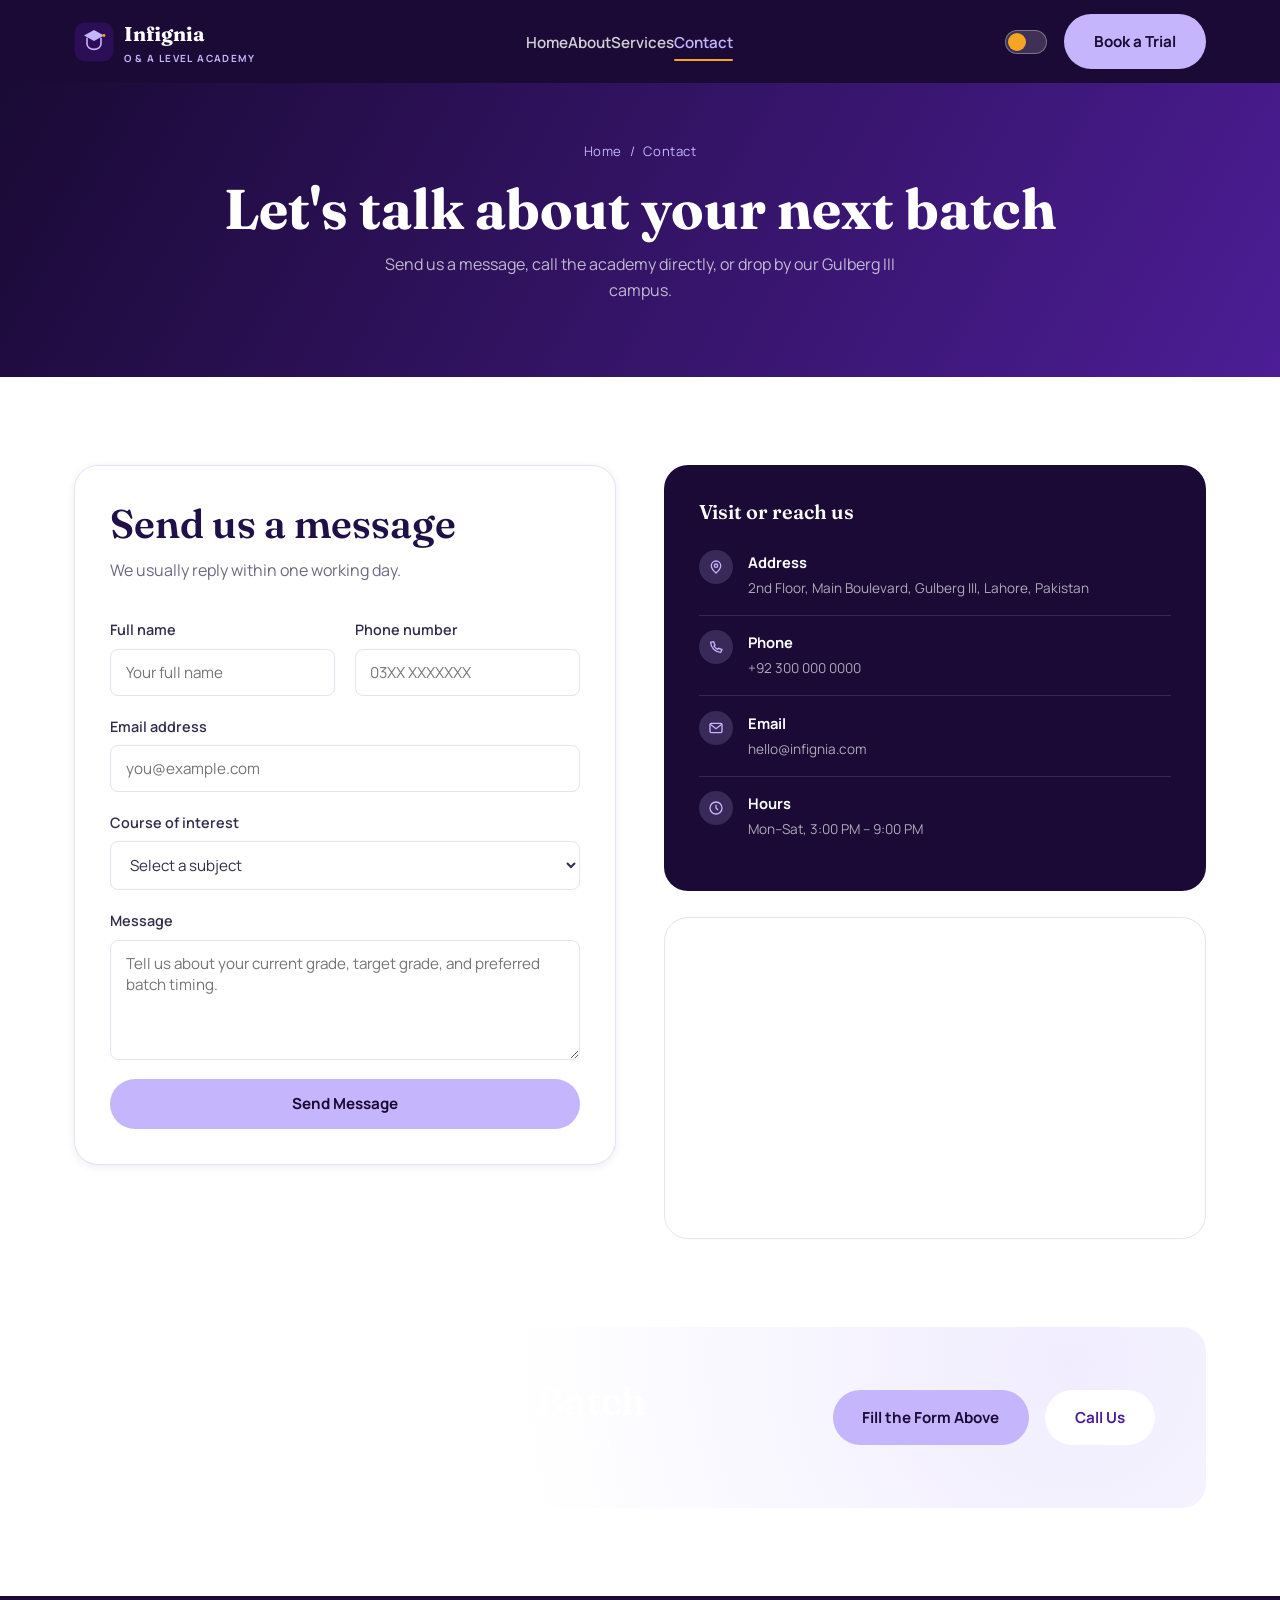
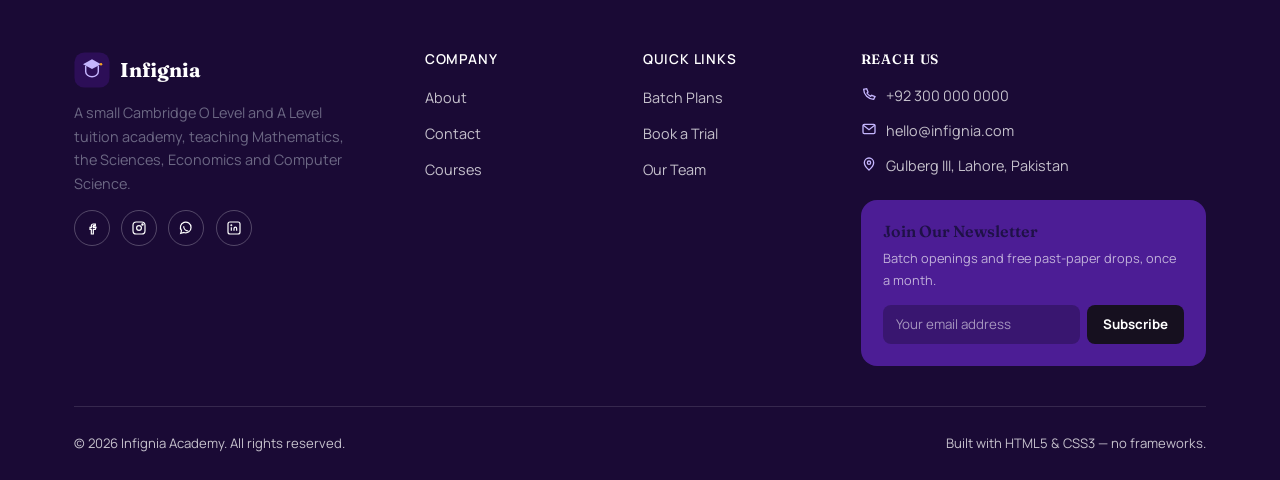
<file: contact.html>
<!DOCTYPE html>
<html lang="en">
<head>
  <meta charset="UTF-8">
  <meta name="viewport" content="width=device-width, initial-scale=1.0">
  <title>Contact Infignia — Book a Free Trial Class</title>
  <meta name="description" content="Get in touch with Infignia to book a free trial class, ask about batch timings, or enquire about O Level and A Level courses.">
  <link rel="icon" href="images/logo.svg" type="image/svg+xml">
  <link rel="stylesheet" href="css/style.css">
</head>
<body>

  <input type="checkbox" id="theme-toggle" class="theme-toggle-input">

  <!-- ===================== HEADER / NAVIGATION ===================== -->
  <header class="site-header">
    <nav class="navbar container">
      <a href="index.html" class="brand">
        <img src="images/logo.svg" alt="Infignia crest" width="40" height="40">
        <span>
          Infignia
          <span class="eyebrow-tag">O &amp; A Level Academy</span>
        </span>
      </a>

      <input type="checkbox" id="menu-toggle" class="menu-toggle-input">

      <ul class="nav-links">
        <li><a href="index.html">Home</a></li>
        <li><a href="about.html">About</a></li>
        <li><a href="services.html">Services</a></li>
        <li><a href="contact.html" class="active">Contact</a></li>
      </ul>

      <div class="nav-actions">
        <label for="theme-toggle" class="theme-toggle-label" aria-label="Toggle dark mode"></label>
        <a href="contact.html" class="btn btn-lavender nav-cta">Book a Trial</a>
        <label for="menu-toggle" class="menu-toggle-label" aria-label="Toggle navigation menu">
          <span></span><span></span><span></span>
        </label>
      </div>
    </nav>
  </header>

  <main>
    <!-- ===================== PAGE HEADER ===================== -->
    <section class="page-header">
      <div class="container">
        <div class="breadcrumb"><span>Home</span><span>/</span><span>Contact</span></div>
        <h1>Let's talk about your next batch</h1>
        <p>Send us a message, call the academy directly, or drop by our Gulberg III campus.</p>
      </div>
    </section>

    <!-- ===================== CONTACT GRID ===================== -->
    <section class="section">
      <div class="container contact-grid">

        <!-- Contact form -->
        <form class="contact-form" action="#" method="post">
          <h2 style="margin-bottom:0;">Send us a message</h2>
          <p style="margin-top:-0.6rem;">We usually reply within one working day.</p>

          <div class="form-row">
            <div class="field">
              <label for="name">Full name</label>
              <input type="text" id="name" name="name" placeholder="Your full name" required>
            </div>
            <div class="field">
              <label for="phone">Phone number</label>
              <input type="tel" id="phone" name="phone" placeholder="03XX XXXXXXX" required>
            </div>
          </div>

          <div class="field">
            <label for="email">Email address</label>
            <input type="email" id="email" name="email" placeholder="you@example.com" required>
          </div>

          <div class="field">
            <label for="course">Course of interest</label>
            <select id="course" name="course">
              <option value="">Select a subject</option>
              <option value="a-level-maths">A Level Mathematics</option>
              <option value="a-level-physics">A Level Physics</option>
              <option value="a-level-chemistry">A Level Chemistry</option>
              <option value="o-level-maths">O Level Mathematics</option>
              <option value="o-level-chemistry">O Level Chemistry</option>
              <option value="o-level-biology">O Level Biology</option>
              <option value="a-level-economics">A Level Economics</option>
              <option value="a-level-computer-science">A Level Computer Science</option>
            </select>
          </div>

          <div class="field">
            <label for="message">Message</label>
            <textarea id="message" name="message" placeholder="Tell us about your current grade, target grade, and preferred batch timing." required></textarea>
          </div>

          <button type="submit" class="btn btn-lavender btn-block">Send Message</button>
        </form>

        <!-- Contact info + map -->
        <div>
          <div class="contact-info-card">
            <h3>Visit or reach us</h3>
            <div class="info-row">
              <div class="info-icon">
                <svg width="16" height="16" viewBox="0 0 24 24" fill="none" stroke="#c4b5fd" stroke-width="2"><path d="M12 21s-7-6.2-7-11a7 7 0 1 1 14 0c0 4.8-7 11-7 11z"/><circle cx="12" cy="10" r="2.5"/></svg>
              </div>
              <div><strong>Address</strong><span>2nd Floor, Main Boulevard, Gulberg III, Lahore, Pakistan</span></div>
            </div>
            <div class="info-row">
              <div class="info-icon">
                <svg width="16" height="16" viewBox="0 0 24 24" fill="none" stroke="#c4b5fd" stroke-width="2"><path d="M4 5c0 8 7 15 15 15l2-4-5-2-1.5 1.5A11.4 11.4 0 0 1 9 10.5L10.5 9 8.5 4 4 5z"/></svg>
              </div>
              <div><strong>Phone</strong><span>+92 300 000 0000</span></div>
            </div>
            <div class="info-row">
              <div class="info-icon">
                <svg width="16" height="16" viewBox="0 0 24 24" fill="none" stroke="#c4b5fd" stroke-width="2"><rect x="3" y="5" width="18" height="14" rx="2"/><path d="M3 6l9 7 9-7"/></svg>
              </div>
              <div><strong>Email</strong><span>hello@infignia.com</span></div>
            </div>
            <div class="info-row">
              <div class="info-icon">
                <svg width="16" height="16" viewBox="0 0 24 24" fill="none" stroke="#c4b5fd" stroke-width="2"><circle cx="12" cy="12" r="9"/><path d="M12 7v5l3 3"/></svg>
              </div>
              <div><strong>Hours</strong><span>Mon&ndash;Sat, 3:00 PM &ndash; 9:00 PM</span></div>
            </div>
          </div>

          <!-- Google Maps embed (no API key required) -->
          <div class="map-embed">
            <iframe
              src="https://www.google.com/maps?q=Gulberg%20III%2C%20Lahore%2C%20Pakistan&output=embed"
              loading="lazy"
              referrerpolicy="no-referrer-when-downgrade"
              title="Infignia location on Google Maps">
            </iframe>
          </div>
        </div>
      </div>
    </section>

    <!-- ===================== CTA ===================== -->
    <section class="section" style="padding-top:0;">
      <div class="container">
        <div class="cta-banner">
          <div>
            <h2>Join the Next Infignia Batch</h2>
            <p>Book a free trial class and sit in on a real session before you commit.</p>
          </div>
          <div class="hero-actions">
            <a href="#name" class="btn btn-lavender">Fill the Form Above</a>
            <a href="tel:+923000000000" class="btn btn-white">Call Us</a>
          </div>
        </div>
      </div>
    </section>
  </main>

  <!-- ===================== FOOTER ===================== -->
  <footer class="site-footer">
    <div class="container">
      <div class="footer-grid">
        <div class="footer-brand">
          <a href="index.html" class="brand">
            <img src="images/logo.svg" alt="Infignia crest" width="36" height="36">
            <span>Infignia</span>
          </a>
          <p>A small Cambridge O Level and A Level tuition academy, teaching Mathematics, the Sciences, Economics and Computer Science.</p>
          <div class="social-row">
            <a href="https://facebook.com" class="social-icon" aria-label="Infignia on Facebook" target="_blank" rel="noopener">
              <svg viewBox="0 0 24 24" fill="none" stroke="#fff" stroke-width="1.8"><path d="M14 9h3V6h-3c-1.7 0-3 1.3-3 3v2H9v3h2v7h3v-7h3l1-3h-4v-2c0-.6.4-1 1-1z"/></svg>
            </a>
            <a href="https://instagram.com" class="social-icon" aria-label="Infignia on Instagram" target="_blank" rel="noopener">
              <svg viewBox="0 0 24 24" fill="none" stroke="#fff" stroke-width="1.8"><rect x="3" y="3" width="18" height="18" rx="5"/><circle cx="12" cy="12" r="3.6"/><circle cx="17.2" cy="6.8" r="1"/></svg>
            </a>
            <a href="https://wa.me/923000000000" class="social-icon" aria-label="Infignia on WhatsApp" target="_blank" rel="noopener">
              <svg viewBox="0 0 24 24" fill="none" stroke="#fff" stroke-width="1.8"><path d="M4 20l1.3-3.9A8 8 0 1 1 9 18.7L4 20z"/><path d="M8.5 9.5c0 4 3 7 7 7"/></svg>
            </a>
            <a href="https://linkedin.com" class="social-icon" aria-label="Infignia on LinkedIn" target="_blank" rel="noopener">
              <svg viewBox="0 0 24 24" fill="none" stroke="#fff" stroke-width="1.8"><rect x="3" y="3" width="18" height="18" rx="3"/><line x1="8" y1="11" x2="8" y2="16"/><circle cx="8" cy="8" r="0.6"/><path d="M12 16v-3c0-1.4 1-2.2 2.2-2.2S16 11.6 16 13v3"/></svg>
            </a>
          </div>
        </div>
        <div class="footer-col">
          <h4>Company</h4>
          <ul>
            <li><a href="about.html">About</a></li>
            <li><a href="contact.html">Contact</a></li>
            <li><a href="services.html">Courses</a></li>
          </ul>
        </div>
        <div class="footer-col">
          <h4>Quick Links</h4>
          <ul>
            <li><a href="services.html">Batch Plans</a></li>
            <li><a href="contact.html">Book a Trial</a></li>
            <li><a href="about.html">Our Team</a></li>
          </ul>
        </div>
        <div>
          <h4 style="color:#fff; font-size:0.85rem; letter-spacing:0.06em; text-transform:uppercase; margin-bottom:1rem;">Reach Us</h4>
          <div style="display:flex; flex-direction:column; gap:0.7rem; margin-bottom:1.4rem;">
            <div class="footer-info-row">
              <svg width="16" height="16" viewBox="0 0 24 24" fill="none" stroke="#c4b5fd" stroke-width="2"><path d="M4 5c0 8 7 15 15 15l2-4-5-2-1.5 1.5A11.4 11.4 0 0 1 9 10.5L10.5 9 8.5 4 4 5z"/></svg>
              <span>+92 300 000 0000</span>
            </div>
            <div class="footer-info-row">
              <svg width="16" height="16" viewBox="0 0 24 24" fill="none" stroke="#c4b5fd" stroke-width="2"><rect x="3" y="5" width="18" height="14" rx="2"/><path d="M3 6l9 7 9-7"/></svg>
              <span>hello@infignia.com</span>
            </div>
            <div class="footer-info-row">
              <svg width="16" height="16" viewBox="0 0 24 24" fill="none" stroke="#c4b5fd" stroke-width="2"><path d="M12 21s-7-6.2-7-11a7 7 0 1 1 14 0c0 4.8-7 11-7 11z"/><circle cx="12" cy="10" r="2.5"/></svg>
              <span>Gulberg III, Lahore, Pakistan</span>
            </div>
          </div>
          <div class="newsletter-box">
            <h4>Join Our Newsletter</h4>
            <p>Batch openings and free past-paper drops, once a month.</p>
            <div class="newsletter-form">
              <input type="email" placeholder="Your email address" aria-label="Email address">
              <button type="button">Subscribe</button>
            </div>
          </div>
        </div>
      </div>
      <div class="footer-bottom">
        <span>&copy; 2026 Infignia Academy. All rights reserved.</span>
        <span>Built with HTML5 &amp; CSS3 &mdash; no frameworks.</span>
      </div>
    </div>
  </footer>

</body>
</html>
</file>
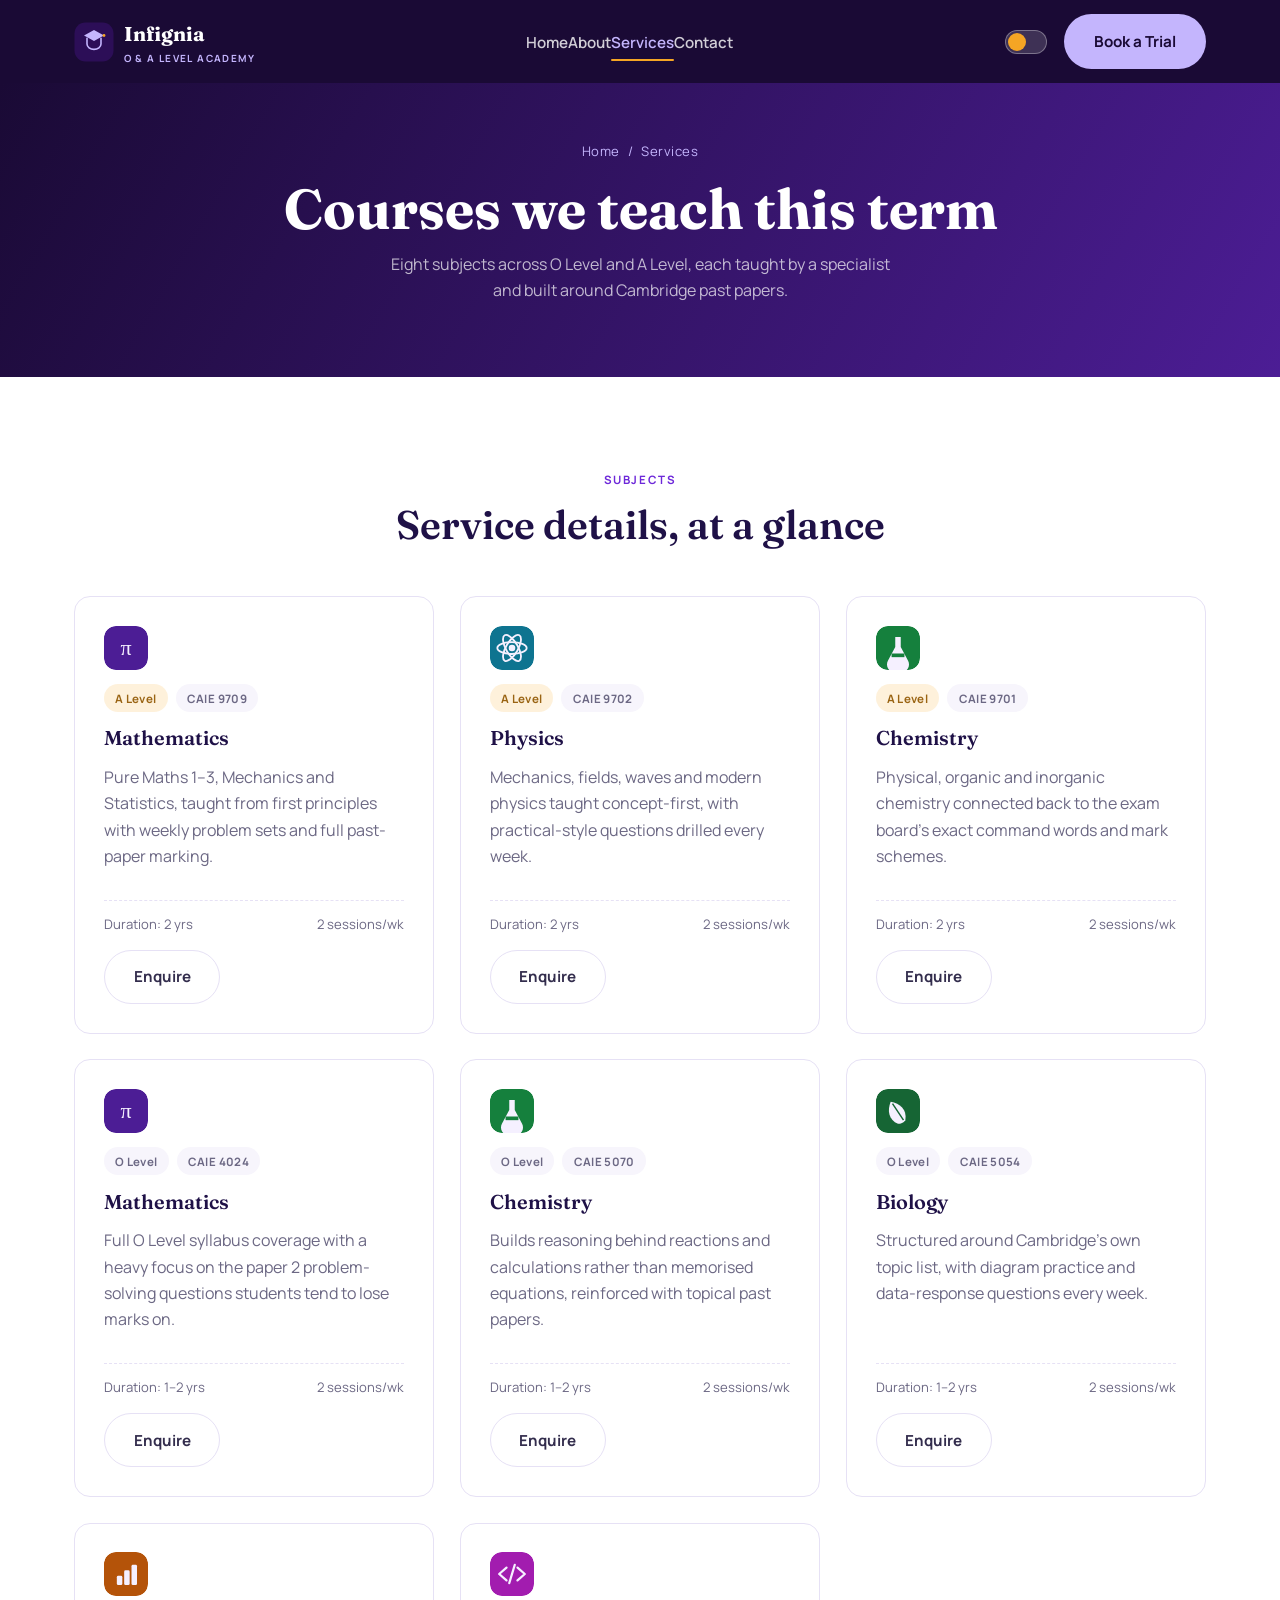
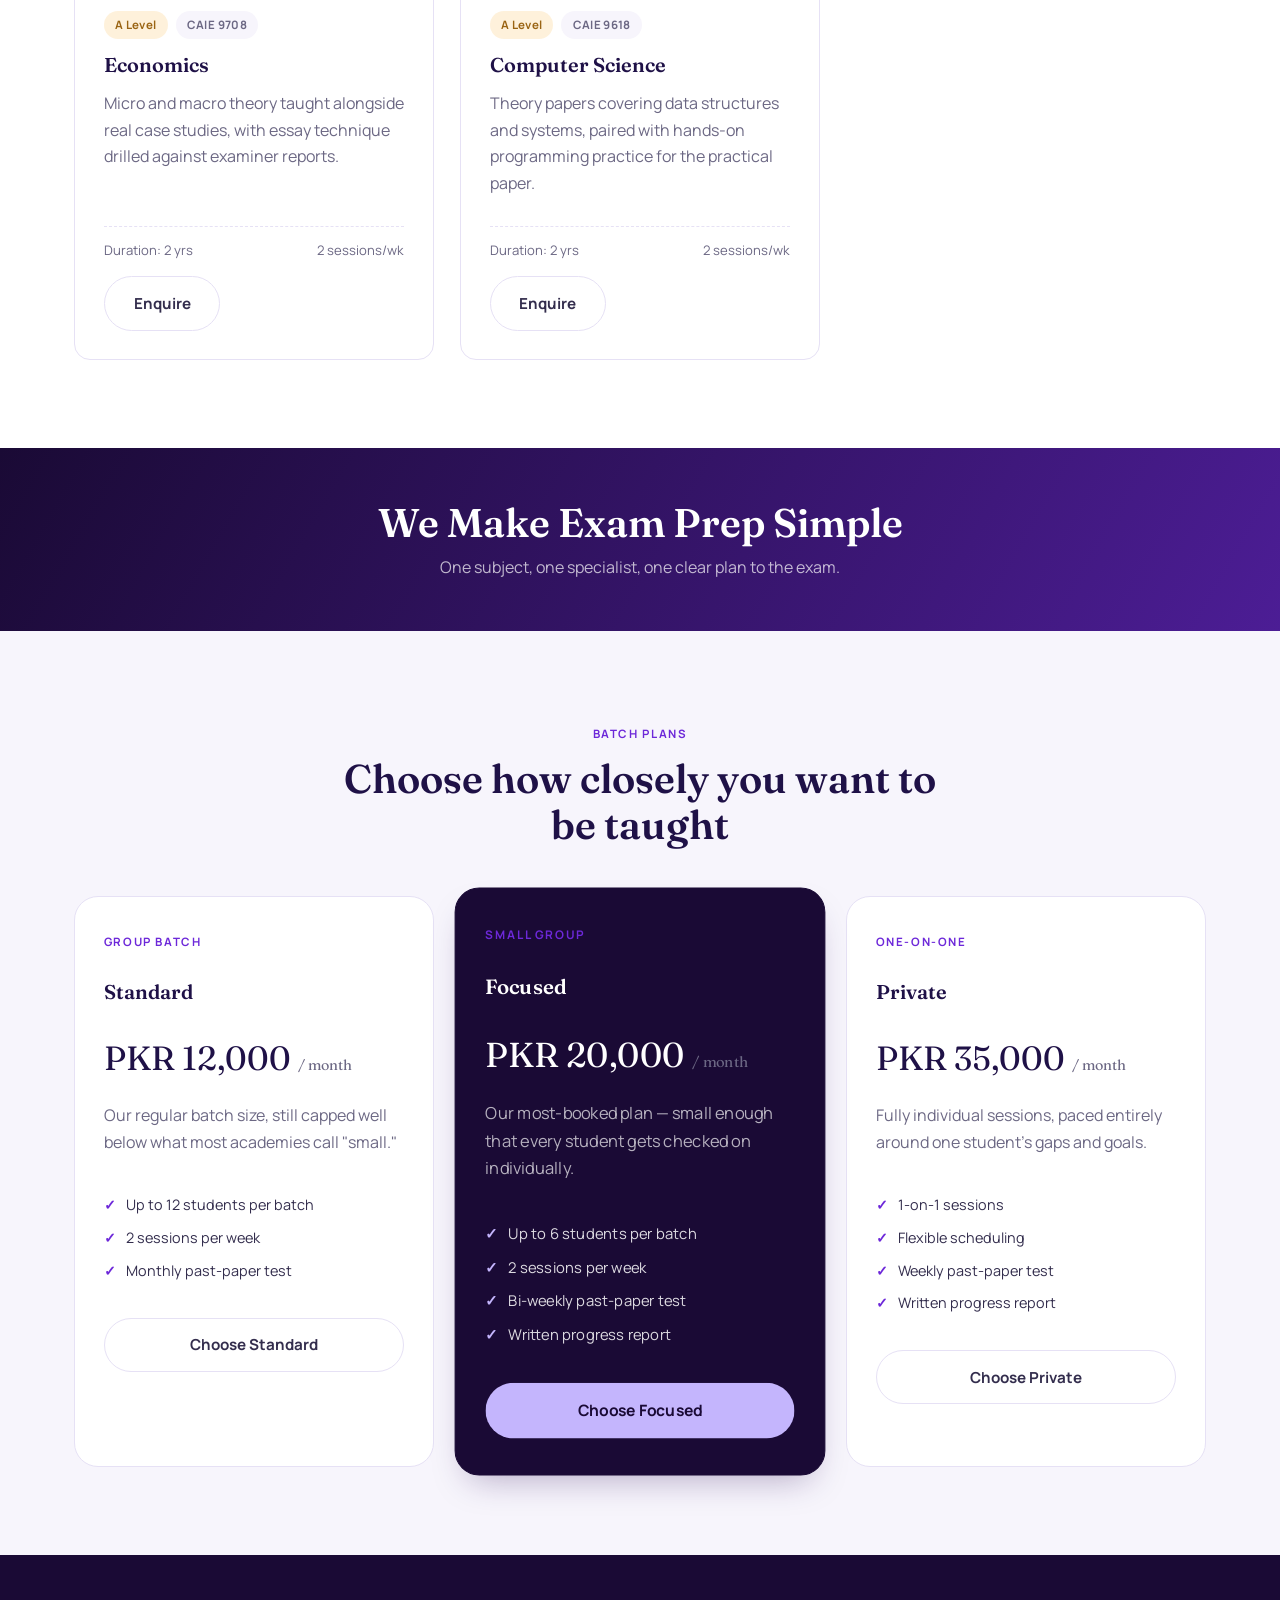
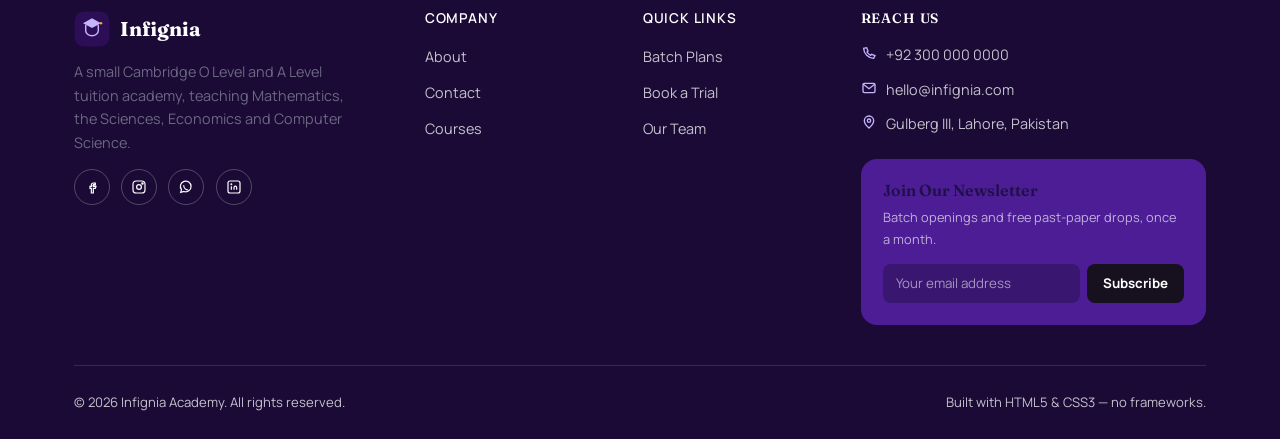
<file: services.html>
<!DOCTYPE html>
<html lang="en">
<head>
  <meta charset="UTF-8">
  <meta name="viewport" content="width=device-width, initial-scale=1.0">
  <title>Courses — Infignia O &amp; A Level Tuition</title>
  <meta name="description" content="Infignia's O Level and A Level courses in Mathematics, Physics, Chemistry, Biology, Economics and Computer Science, plus batch pricing plans.">
  <link rel="icon" href="images/logo.svg" type="image/svg+xml">
  <link rel="stylesheet" href="css/style.css">
</head>
<body>

  <input type="checkbox" id="theme-toggle" class="theme-toggle-input">

  <!-- ===================== HEADER / NAVIGATION ===================== -->
  <header class="site-header">
    <nav class="navbar container">
      <a href="index.html" class="brand">
        <img src="images/logo.svg" alt="Infignia crest" width="40" height="40">
        <span>
          Infignia
          <span class="eyebrow-tag">O &amp; A Level Academy</span>
        </span>
      </a>

      <input type="checkbox" id="menu-toggle" class="menu-toggle-input">

      <ul class="nav-links">
        <li><a href="index.html">Home</a></li>
        <li><a href="about.html">About</a></li>
        <li><a href="services.html" class="active">Services</a></li>
        <li><a href="contact.html">Contact</a></li>
      </ul>

      <div class="nav-actions">
        <label for="theme-toggle" class="theme-toggle-label" aria-label="Toggle dark mode"></label>
        <a href="contact.html" class="btn btn-lavender nav-cta">Book a Trial</a>
        <label for="menu-toggle" class="menu-toggle-label" aria-label="Toggle navigation menu">
          <span></span><span></span><span></span>
        </label>
      </div>
    </nav>
  </header>

  <main>
    <!-- ===================== PAGE HEADER ===================== -->
    <section class="page-header">
      <div class="container">
        <div class="breadcrumb"><span>Home</span><span>/</span><span>Services</span></div>
        <h1>Courses we teach this term</h1>
        <p>Eight subjects across O Level and A Level, each taught by a specialist and built around Cambridge past papers.</p>
      </div>
    </section>

    <!-- ===================== SERVICE CARDS ===================== -->
    <section class="section">
      <div class="container">
        <div class="section-header center">
          <span class="eyebrow">Subjects</span>
          <h2>Service details, at a glance</h2>
        </div>

        <div class="course-grid">

          <article class="course-card">
            <img src="images/icon-math.svg" alt="">
            <div class="course-tags"><span class="tag tag-gold">A Level</span><span class="tag">CAIE 9709</span></div>
            <h3>Mathematics</h3>
            <p>Pure Maths 1&ndash;3, Mechanics and Statistics, taught from first principles with weekly problem sets and full past-paper marking.</p>
            <div class="course-meta"><span>Duration: 2 yrs</span><span>2 sessions/wk</span></div>
            <a href="contact.html" class="btn btn-outline">Enquire</a>
          </article>

          <article class="course-card">
            <img src="images/icon-physics.svg" alt="">
            <div class="course-tags"><span class="tag tag-gold">A Level</span><span class="tag">CAIE 9702</span></div>
            <h3>Physics</h3>
            <p>Mechanics, fields, waves and modern physics taught concept-first, with practical-style questions drilled every week.</p>
            <div class="course-meta"><span>Duration: 2 yrs</span><span>2 sessions/wk</span></div>
            <a href="contact.html" class="btn btn-outline">Enquire</a>
          </article>

          <article class="course-card">
            <img src="images/icon-chemistry.svg" alt="">
            <div class="course-tags"><span class="tag tag-gold">A Level</span><span class="tag">CAIE 9701</span></div>
            <h3>Chemistry</h3>
            <p>Physical, organic and inorganic chemistry connected back to the exam board's exact command words and mark schemes.</p>
            <div class="course-meta"><span>Duration: 2 yrs</span><span>2 sessions/wk</span></div>
            <a href="contact.html" class="btn btn-outline">Enquire</a>
          </article>

          <article class="course-card">
            <img src="images/icon-math.svg" alt="">
            <div class="course-tags"><span class="tag">O Level</span><span class="tag">CAIE 4024</span></div>
            <h3>Mathematics</h3>
            <p>Full O Level syllabus coverage with a heavy focus on the paper 2 problem-solving questions students tend to lose marks on.</p>
            <div class="course-meta"><span>Duration: 1&ndash;2 yrs</span><span>2 sessions/wk</span></div>
            <a href="contact.html" class="btn btn-outline">Enquire</a>
          </article>

          <article class="course-card">
            <img src="images/icon-chemistry.svg" alt="">
            <div class="course-tags"><span class="tag">O Level</span><span class="tag">CAIE 5070</span></div>
            <h3>Chemistry</h3>
            <p>Builds reasoning behind reactions and calculations rather than memorised equations, reinforced with topical past papers.</p>
            <div class="course-meta"><span>Duration: 1&ndash;2 yrs</span><span>2 sessions/wk</span></div>
            <a href="contact.html" class="btn btn-outline">Enquire</a>
          </article>

          <article class="course-card">
            <img src="images/icon-biology.svg" alt="">
            <div class="course-tags"><span class="tag">O Level</span><span class="tag">CAIE 5054</span></div>
            <h3>Biology</h3>
            <p>Structured around Cambridge's own topic list, with diagram practice and data-response questions every week.</p>
            <div class="course-meta"><span>Duration: 1&ndash;2 yrs</span><span>2 sessions/wk</span></div>
            <a href="contact.html" class="btn btn-outline">Enquire</a>
          </article>

          <article class="course-card">
            <img src="images/icon-economics.svg" alt="">
            <div class="course-tags"><span class="tag tag-gold">A Level</span><span class="tag">CAIE 9708</span></div>
            <h3>Economics</h3>
            <p>Micro and macro theory taught alongside real case studies, with essay technique drilled against examiner reports.</p>
            <div class="course-meta"><span>Duration: 2 yrs</span><span>2 sessions/wk</span></div>
            <a href="contact.html" class="btn btn-outline">Enquire</a>
          </article>

          <article class="course-card">
            <img src="images/icon-cs.svg" alt="">
            <div class="course-tags"><span class="tag tag-gold">A Level</span><span class="tag">CAIE 9618</span></div>
            <h3>Computer Science</h3>
            <p>Theory papers covering data structures and systems, paired with hands-on programming practice for the practical paper.</p>
            <div class="course-meta"><span>Duration: 2 yrs</span><span>2 sessions/wk</span></div>
            <a href="contact.html" class="btn btn-outline">Enquire</a>
          </article>

        </div>
      </div>
    </section>

    <!-- ===================== MID-PAGE BANNER ===================== -->
    <section class="mid-banner">
      <div class="container">
        <h2>We Make Exam Prep Simple</h2>
        <p>One subject, one specialist, one clear plan to the exam.</p>
      </div>
    </section>

    <!-- ===================== PRICING / BATCH PLANS (bonus) ===================== -->
    <section class="section section-alt">
      <div class="container">
        <div class="section-header center">
          <span class="eyebrow">Batch Plans</span>
          <h2>Choose how closely you want to be taught</h2>
        </div>
        <div class="pricing-grid">
          <article class="price-card">
            <span class="eyebrow">Group Batch</span>
            <h3>Standard</h3>
            <div class="price-value">PKR 12,000 <small>/ month</small></div>
            <p>Our regular batch size, still capped well below what most academies call "small."</p>
            <ul>
              <li>Up to 12 students per batch</li>
              <li>2 sessions per week</li>
              <li>Monthly past-paper test</li>
            </ul>
            <a href="contact.html" class="btn btn-outline btn-block">Choose Standard</a>
          </article>

          <article class="price-card featured">
            <span class="eyebrow">Small Group</span>
            <h3>Focused</h3>
            <div class="price-value">PKR 20,000 <small>/ month</small></div>
            <p>Our most-booked plan &mdash; small enough that every student gets checked on individually.</p>
            <ul>
              <li>Up to 6 students per batch</li>
              <li>2 sessions per week</li>
              <li>Bi-weekly past-paper test</li>
              <li>Written progress report</li>
            </ul>
            <a href="contact.html" class="btn btn-lavender btn-block">Choose Focused</a>
          </article>

          <article class="price-card">
            <span class="eyebrow">One-on-One</span>
            <h3>Private</h3>
            <div class="price-value">PKR 35,000 <small>/ month</small></div>
            <p>Fully individual sessions, paced entirely around one student's gaps and goals.</p>
            <ul>
              <li>1-on-1 sessions</li>
              <li>Flexible scheduling</li>
              <li>Weekly past-paper test</li>
              <li>Written progress report</li>
            </ul>
            <a href="contact.html" class="btn btn-outline btn-block">Choose Private</a>
          </article>
        </div>
      </div>
    </section>
  </main>

  <!-- ===================== FOOTER ===================== -->
  <footer class="site-footer">
    <div class="container">
      <div class="footer-grid">
        <div class="footer-brand">
          <a href="index.html" class="brand">
            <img src="images/logo.svg" alt="Infignia crest" width="36" height="36">
            <span>Infignia</span>
          </a>
          <p>A small Cambridge O Level and A Level tuition academy, teaching Mathematics, the Sciences, Economics and Computer Science.</p>
          <div class="social-row">
            <a href="https://facebook.com" class="social-icon" aria-label="Infignia on Facebook" target="_blank" rel="noopener">
              <svg viewBox="0 0 24 24" fill="none" stroke="#fff" stroke-width="1.8"><path d="M14 9h3V6h-3c-1.7 0-3 1.3-3 3v2H9v3h2v7h3v-7h3l1-3h-4v-2c0-.6.4-1 1-1z"/></svg>
            </a>
            <a href="https://instagram.com" class="social-icon" aria-label="Infignia on Instagram" target="_blank" rel="noopener">
              <svg viewBox="0 0 24 24" fill="none" stroke="#fff" stroke-width="1.8"><rect x="3" y="3" width="18" height="18" rx="5"/><circle cx="12" cy="12" r="3.6"/><circle cx="17.2" cy="6.8" r="1"/></svg>
            </a>
            <a href="https://wa.me/923000000000" class="social-icon" aria-label="Infignia on WhatsApp" target="_blank" rel="noopener">
              <svg viewBox="0 0 24 24" fill="none" stroke="#fff" stroke-width="1.8"><path d="M4 20l1.3-3.9A8 8 0 1 1 9 18.7L4 20z"/><path d="M8.5 9.5c0 4 3 7 7 7"/></svg>
            </a>
            <a href="https://linkedin.com" class="social-icon" aria-label="Infignia on LinkedIn" target="_blank" rel="noopener">
              <svg viewBox="0 0 24 24" fill="none" stroke="#fff" stroke-width="1.8"><rect x="3" y="3" width="18" height="18" rx="3"/><line x1="8" y1="11" x2="8" y2="16"/><circle cx="8" cy="8" r="0.6"/><path d="M12 16v-3c0-1.4 1-2.2 2.2-2.2S16 11.6 16 13v3"/></svg>
            </a>
          </div>
        </div>
        <div class="footer-col">
          <h4>Company</h4>
          <ul>
            <li><a href="about.html">About</a></li>
            <li><a href="contact.html">Contact</a></li>
            <li><a href="services.html">Courses</a></li>
          </ul>
        </div>
        <div class="footer-col">
          <h4>Quick Links</h4>
          <ul>
            <li><a href="services.html">Batch Plans</a></li>
            <li><a href="contact.html">Book a Trial</a></li>
            <li><a href="about.html">Our Team</a></li>
          </ul>
        </div>
        <div>
          <h4 style="color:#fff; font-size:0.85rem; letter-spacing:0.06em; text-transform:uppercase; margin-bottom:1rem;">Reach Us</h4>
          <div style="display:flex; flex-direction:column; gap:0.7rem; margin-bottom:1.4rem;">
            <div class="footer-info-row">
              <svg width="16" height="16" viewBox="0 0 24 24" fill="none" stroke="#c4b5fd" stroke-width="2"><path d="M4 5c0 8 7 15 15 15l2-4-5-2-1.5 1.5A11.4 11.4 0 0 1 9 10.5L10.5 9 8.5 4 4 5z"/></svg>
              <span>+92 300 000 0000</span>
            </div>
            <div class="footer-info-row">
              <svg width="16" height="16" viewBox="0 0 24 24" fill="none" stroke="#c4b5fd" stroke-width="2"><rect x="3" y="5" width="18" height="14" rx="2"/><path d="M3 6l9 7 9-7"/></svg>
              <span>hello@infignia.com</span>
            </div>
            <div class="footer-info-row">
              <svg width="16" height="16" viewBox="0 0 24 24" fill="none" stroke="#c4b5fd" stroke-width="2"><path d="M12 21s-7-6.2-7-11a7 7 0 1 1 14 0c0 4.8-7 11-7 11z"/><circle cx="12" cy="10" r="2.5"/></svg>
              <span>Gulberg III, Lahore, Pakistan</span>
            </div>
          </div>
          <div class="newsletter-box">
            <h4>Join Our Newsletter</h4>
            <p>Batch openings and free past-paper drops, once a month.</p>
            <div class="newsletter-form">
              <input type="email" placeholder="Your email address" aria-label="Email address">
              <button type="button">Subscribe</button>
            </div>
          </div>
        </div>
      </div>
      <div class="footer-bottom">
        <span>&copy; 2026 Infignia Academy. All rights reserved.</span>
        <span>Built with HTML5 &amp; CSS3 &mdash; no frameworks.</span>
      </div>
    </div>
  </footer>

</body>
</html>
</file>
<file: css/style.css>
/* =========================================================================
   INFIGNIA — MAIN STYLESHEET
   A tuition academy site for Cambridge O Level & A Level courses.
   Visual direction follows the chosen Figma "Startup Website" community
   template: deep purple gradients, a cream stats strip, alternating
   image/text "goal" sections with floating stat cards, and icon-tile
   service cards.

   Contents
   1. Fonts + CSS variables (design tokens)
   2. Reset & base typography
   3. Layout helpers
   4. Buttons
   5. Header / navigation (incl. CSS-only mobile menu + dark mode toggle)
   6. Hero
   7. Section heading pattern
   8. About collage section
   9. Partner / resources strip
   10. Goal sections (alternating image + text, floating stat cards)
   11. Mid-page banner
   12. Service icon grid
   13. Course / service detail cards
   14. Pricing (batch plan) cards
   15. Testimonials
   16. Stats bar
   17. Team cards
   18. CTA banner
   19. Footer (incl. newsletter box)
   20. Contact page (form + map + info)
   21. Page header
   22. Utility animations
   23. Responsive media queries
   24. Dark mode overrides
   ========================================================================= */

/* -------------------------------------------------------------------------
   1. Fonts + design tokens
   Fraunces = display serif, Manrope = body/UI sans
   ---------------------------------------------------------------------- */
@import url('https://fonts.googleapis.com/css2?family=Fraunces:opsz,wght@9..144,500;9..144,600;9..144,700&family=Manrope:wght@400;500;600;700;800&display=swap');

:root {
  /* Palette — deep violet gradient, lavender accent, cream stats strip */
  --purple-950: #1a0a35;
  --purple-900: #2c0e57;
  --purple-700: #4c1d95;
  --purple-600: #6d28d9;
  --purple-400: #a78bfa;
  --purple-300: #c4b5fd;
  --purple-100: #f2edfc;
  --cream: #f3ede0;
  --gold: #f5a524;
  --ink: #1f1147;
  --text-body: #332d4d;
  --text-muted: #6c6884;
  --border: #e6e1f5;
  --surface: #ffffff;
  --surface-alt: #f7f5fc;

  /* Semantic tokens (re-mapped under dark mode, see section 24) */
  --bg: var(--surface);
  --bg-alt: var(--surface-alt);
  --surface-card: var(--surface);
  --text: var(--text-body);
  --text-muted-t: var(--text-muted);
  --border-t: var(--border);
  --nav-bg: var(--purple-950);
  --nav-text: #ffffff;

  /* Type */
  --font-display: 'Fraunces', Georgia, 'Times New Roman', serif;
  --font-body: 'Manrope', 'Segoe UI', Arial, sans-serif;

  /* Scale + rhythm */
  --radius-sm: 8px;
  --radius-md: 16px;
  --radius-lg: 24px;
  --shadow-sm: 0 2px 8px rgba(44, 14, 87, 0.08);
  --shadow-md: 0 16px 34px -14px rgba(44, 14, 87, 0.35);
  --container-w: 1180px;
  --section-pad: 6rem;
}

/* -------------------------------------------------------------------------
   2. Reset & base typography
   ---------------------------------------------------------------------- */
*, *::before, *::after { box-sizing: border-box; }

html { scroll-behavior: smooth; overflow-x: hidden; }

body {
  margin: 0;
  font-family: var(--font-body);
  background: var(--bg);
  color: var(--text);
  line-height: 1.65;
  -webkit-font-smoothing: antialiased;
  transition: background 0.3s ease, color 0.3s ease;
  overflow-x: hidden; /* guards against the floating stat-card offsets bleeding past the viewport on narrow screens */
}

img, svg { max-width: 100%; height: auto; display: block; }

h1, h2, h3, h4 {
  font-family: var(--font-display);
  color: var(--ink);
  line-height: 1.15;
  margin: 0 0 0.6em;
  font-weight: 600;
}

h1 { font-size: clamp(2.2rem, 4vw + 1rem, 3.5rem); font-weight: 700; }
h2 { font-size: clamp(1.7rem, 2.4vw + 1rem, 2.5rem); }
h3 { font-size: 1.25rem; }

p { margin: 0 0 1em; color: var(--text-muted-t); }

a { color: inherit; text-decoration: none; }

ul { list-style: none; margin: 0; padding: 0; }

label { font-weight: 600; font-size: 0.9rem; }

a:focus-visible, button:focus-visible, input:focus-visible,
textarea:focus-visible, select:focus-visible, label:focus-within {
  outline: 2px solid var(--purple-600);
  outline-offset: 3px;
}

@media (prefers-reduced-motion: reduce) {
  html { scroll-behavior: auto; }
  *, *::before, *::after { animation-duration: 0.001ms !important; transition-duration: 0.001ms !important; }
}

/* -------------------------------------------------------------------------
   3. Layout helpers
   ---------------------------------------------------------------------- */
.container { width: 100%; max-width: var(--container-w); margin-inline: auto; padding-inline: 1.5rem; }
.section { padding-block: var(--section-pad); }
.section-alt { background: var(--bg-alt); }
.section-header { max-width: 640px; margin-bottom: 3rem; }
.section-header.center { margin-inline: auto; text-align: center; }

/* -------------------------------------------------------------------------
   4. Buttons
   ---------------------------------------------------------------------- */
.btn {
  display: inline-flex;
  align-items: center;
  gap: 0.5rem;
  padding: 0.85rem 1.8rem;
  border-radius: 999px;
  font-family: var(--font-body);
  font-weight: 700;
  font-size: 0.95rem;
  border: 1.5px solid transparent;
  cursor: pointer;
  transition: transform 0.2s ease, box-shadow 0.2s ease, background 0.2s ease, color 0.2s ease;
}
.btn:hover { transform: translateY(-2px); }

.btn-lavender { background: var(--purple-300); color: var(--purple-950); }
.btn-lavender:hover { background: #d8cdf8; box-shadow: var(--shadow-md); }

.btn-white { background: #fff; color: var(--purple-700); }
.btn-white:hover { box-shadow: var(--shadow-md); }

.btn-dark { background: #16101f; color: #fff; }
.btn-dark:hover { background: #241a33; box-shadow: var(--shadow-md); }

.btn-outline { background: transparent; border-color: var(--border-t); color: var(--text); }
.btn-outline:hover { border-color: var(--purple-600); color: var(--purple-700); }

.btn-block { width: 100%; justify-content: center; }

/* -------------------------------------------------------------------------
   5. Header / navigation
   ---------------------------------------------------------------------- */
.site-header { position: sticky; top: 0; z-index: 50; background: var(--nav-bg); color: var(--nav-text); }
.navbar { display: flex; align-items: center; justify-content: space-between; flex-wrap: wrap; gap: 0.6rem; padding-block: 0.9rem; }

.brand { display: flex; align-items: center; gap: 0.6rem; font-family: var(--font-display); font-weight: 700; font-size: 1.25rem; color: var(--nav-text); }
.brand span.eyebrow-tag { display: block; font-family: var(--font-body); font-size: 0.62rem; letter-spacing: 0.14em; font-weight: 700; color: var(--purple-300); text-transform: uppercase; }

.nav-links { display: flex; align-items: center; gap: 2.2rem; }
.nav-links a { font-size: 0.95rem; font-weight: 600; color: var(--nav-text); opacity: 0.8; position: relative; padding-block: 0.3rem; transition: opacity 0.2s ease; }
.nav-links a:hover { opacity: 1; }
.nav-links a.active { opacity: 1; color: var(--purple-300); }
.nav-links a.active::after { content: ""; position: absolute; left: 0; right: 0; bottom: -4px; height: 2px; background: var(--gold); border-radius: 2px; }

.nav-actions { display: flex; align-items: center; gap: 0.7rem; }

/* On very narrow phones the logo + tagline + toggle + button + hamburger
   don't all fit on one line — drop the tagline and the standalone nav
   button; booking is still one tap away via the hero/CTA buttons and the
   mobile menu itself. Both reappear once there's room (see the 480px
   breakpoint in section 23). */
.brand .eyebrow-tag { display: none; }
.nav-cta { display: none; }

.theme-toggle-input { position: absolute; opacity: 0; pointer-events: none; }
.theme-toggle-label { display: inline-flex; align-items: center; gap: 0.4rem; width: 42px; height: 24px; border-radius: 999px; background: rgba(255,255,255,0.16); border: 1px solid rgba(255,255,255,0.32); position: relative; cursor: pointer; flex-shrink: 0; }
.theme-toggle-label::after { content: ""; position: absolute; top: 2px; left: 2px; width: 18px; height: 18px; border-radius: 50%; background: var(--gold); transition: transform 0.25s ease; }
.theme-toggle-input:checked + .theme-toggle-label::after { transform: translateX(18px); }

.menu-toggle-input { position: absolute; opacity: 0; pointer-events: none; }
.menu-toggle-label { display: none; flex-direction: column; justify-content: space-between; width: 26px; height: 18px; cursor: pointer; }
.menu-toggle-label span { display: block; height: 2px; border-radius: 2px; background: var(--nav-text); }

/* -------------------------------------------------------------------------
   6. Hero — centered gradient hero, matching the template's hero layout
   ---------------------------------------------------------------------- */
.hero {
  padding-block: 5.5rem 6.5rem;
  text-align: center;
  background: radial-gradient(circle at 50% 0%, var(--purple-700), var(--purple-950) 70%);
}

.hero-icon { margin: 0 auto 1.4rem; width: 72px; }

.hero h1 { color: #fff; max-width: 16ch; margin-inline: auto; }
.hero h1 .accent { color: var(--purple-300); }

.hero-lede { color: rgba(255,255,255,0.72); max-width: 52ch; margin-inline: auto; font-size: 1.05rem; }

.hero-actions { display: flex; justify-content: center; flex-wrap: wrap; gap: 1rem; margin-top: 1.8rem; }

.hero-stats { display: flex; justify-content: center; gap: 2.4rem; margin-top: 2.8rem; flex-wrap: wrap; }
.hero-stats div strong { display: block; font-family: var(--font-display); font-size: 1.5rem; color: var(--purple-300); }
.hero-stats div span { font-size: 0.82rem; color: rgba(255,255,255,0.62); }

/* -------------------------------------------------------------------------
   7. Section heading pattern
   ---------------------------------------------------------------------- */
.eyebrow { display: inline-block; font-size: 0.72rem; letter-spacing: 0.14em; font-weight: 700; text-transform: uppercase; color: var(--purple-600); margin-bottom: 0.8rem; }

/* -------------------------------------------------------------------------
   8. About collage section
   ---------------------------------------------------------------------- */
.about-collage-wrap { text-align: center; }
.about-collage-wrap .eyebrow { color: var(--purple-600); }
.about-copy { max-width: 760px; margin: 0 auto 3rem; text-align: left; }
.about-copy p { font-size: 1rem; }
.about-collage-img { max-width: 640px; margin-inline: auto; }

/* -------------------------------------------------------------------------
   9. Partner / resources strip
   ---------------------------------------------------------------------- */
.strip {
  background: linear-gradient(90deg, var(--purple-950), var(--purple-700)), url('../assets/grid-pattern.svg');
  background-blend-mode: normal, overlay;
  background-repeat: no-repeat, repeat;
  padding-block: 2.4rem;
  text-align: center;
}
.strip h3 { color: #fff; font-size: 1.05rem; margin-bottom: 1.6rem; }
.strip-row { display: flex; justify-content: center; align-items: center; gap: 1.4rem; flex-wrap: wrap; }
.strip-badge {
  width: 52px; height: 52px; border-radius: 50%;
  background: rgba(255,255,255,0.1);
  border: 1px solid rgba(255,255,255,0.2);
  display: flex; align-items: center; justify-content: center;
  color: #fff;
}
.strip-badge svg { width: 24px; height: 24px; }

/* -------------------------------------------------------------------------
   10. Goal sections — alternating image + text, floating stat cards
   ---------------------------------------------------------------------- */
.goal-section { padding-block: var(--section-pad); }
.goal-grid {
  display: grid;
  grid-template-columns: 1fr 1fr;
  gap: 3rem;
  align-items: center;
}
.goal-grid.reverse .goal-media { order: 2; }
.goal-grid.reverse .goal-copy { order: 1; }

.goal-media { position: relative; }
.goal-media img { border-radius: var(--radius-lg); }

.goal-float-card {
  position: absolute;
  background: var(--surface-card);
  border-radius: var(--radius-sm);
  box-shadow: var(--shadow-md);
  padding: 0.8rem 1rem;
  font-size: 0.78rem;
  display: flex;
  align-items: center;
  gap: 0.6rem;
}
.goal-float-card.top-right { top: -14px; right: -18px; }
.goal-float-card.bottom-left { bottom: -18px; left: -22px; background: var(--purple-700); color: #fff; }
.goal-float-card strong { display: block; font-size: 0.95rem; }
.goal-float-card.bottom-left strong { color: #fff; }

.goal-chart {
  display: flex;
  align-items: flex-end;
  gap: 4px;
  height: 34px;
  margin-top: 0.3rem;
}
.goal-chart span { width: 6px; border-radius: 3px; background: var(--purple-400); display: block; }

.play-overlay {
  position: absolute;
  inset: 0;
  display: flex;
  align-items: center;
  justify-content: center;
}
.play-overlay .play-btn {
  width: 62px; height: 62px; border-radius: 50%;
  background: rgba(255,255,255,0.9);
  display: flex; align-items: center; justify-content: center;
  box-shadow: var(--shadow-md);
}
.play-overlay .play-btn svg { width: 20px; height: 20px; }

.status-tag {
  position: absolute;
  font-size: 0.68rem;
  font-weight: 700;
  padding: 0.3rem 0.65rem;
  border-radius: 6px;
  color: #fff;
  letter-spacing: 0.03em;
}
.status-tag.started { top: 14%; left: -8px; background: #d97706; }
.status-tag.progress { top: 48%; right: -14px; background: #2563eb; }
.status-tag.mastered { bottom: 10%; left: 20%; background: #16a34a; }

.goal-copy ul { display: flex; flex-direction: column; gap: 0.7rem; margin: 1.2rem 0 1.6rem; }
.goal-copy li { position: relative; padding-left: 1.4rem; font-size: 0.95rem; color: var(--text); }
.goal-copy li::before { content: "•"; position: absolute; left: 0; color: var(--purple-600); font-weight: 700; }

/* -------------------------------------------------------------------------
   11. Mid-page banner
   ---------------------------------------------------------------------- */
.mid-banner {
  background: linear-gradient(120deg, var(--purple-950), var(--purple-700));
  padding-block: 3.2rem;
  text-align: center;
}
.mid-banner h2 { color: #fff; margin-bottom: 0.5rem; }
.mid-banner p { color: rgba(255,255,255,0.7); margin: 0; }

/* -------------------------------------------------------------------------
   12. Service icon grid
   ---------------------------------------------------------------------- */
.icon-grid { display: grid; grid-template-columns: repeat(3, 1fr); gap: 2.2rem 2rem; }
.icon-tile { text-align: left; }
.icon-tile img { width: 48px; height: 48px; margin-bottom: 1rem; border-radius: 13px; }
.icon-tile h3 { font-size: 1.05rem; margin-bottom: 0.4rem; }
.icon-tile p { font-size: 0.9rem; margin: 0; }

/* -------------------------------------------------------------------------
   13. Course / service detail cards
   ---------------------------------------------------------------------- */
.course-grid { display: grid; grid-template-columns: repeat(3, 1fr); gap: 1.6rem; }
.course-card {
  background: var(--surface-card);
  border: 1px solid var(--border-t);
  border-radius: var(--radius-md);
  padding: 1.8rem;
  display: flex;
  flex-direction: column;
  gap: 0.9rem;
  transition: transform 0.25s ease, box-shadow 0.25s ease;
}
.course-card:hover { transform: translateY(-4px); box-shadow: var(--shadow-md); }
.course-card img { width: 44px; height: 44px; border-radius: 12px; }
.course-tags { display: flex; gap: 0.5rem; flex-wrap: wrap; }
.tag { font-size: 0.72rem; font-weight: 700; letter-spacing: 0.03em; padding: 0.28rem 0.7rem; border-radius: 999px; background: var(--bg-alt); color: var(--text-muted-t); }
.tag-gold { background: rgba(245, 165, 36, 0.16); color: #9a6413; }
.course-card h3 { margin-bottom: 0; }
.course-meta { display: flex; justify-content: space-between; font-size: 0.82rem; color: var(--text-muted-t); border-top: 1px dashed var(--border-t); padding-top: 0.8rem; margin-top: auto; }
.course-card .btn { align-self: flex-start; }

/* -------------------------------------------------------------------------
   14. Pricing / batch-plan cards
   ---------------------------------------------------------------------- */
.pricing-grid { display: grid; grid-template-columns: repeat(3, 1fr); gap: 1.6rem; align-items: stretch; }
.price-card { background: var(--surface-card); border: 1px solid var(--border-t); border-radius: var(--radius-lg); padding: 2.2rem 1.8rem; display: flex; flex-direction: column; gap: 1rem; }
.price-card.featured { background: var(--purple-950); border-color: var(--purple-950); color: #fff; transform: scale(1.03); box-shadow: var(--shadow-md); }
.price-card.featured h3, .price-card.featured .price-value { color: #fff; }
.price-card.featured p { color: rgba(255,255,255,0.68); }
.price-value { font-family: var(--font-display); font-size: 2.1rem; color: var(--ink); }
.price-value small { font-size: 0.9rem; font-weight: 400; color: var(--text-muted-t); }
.price-card ul { display: flex; flex-direction: column; gap: 0.55rem; margin: 0.4rem 0 1.2rem; }
.price-card li { font-size: 0.9rem; padding-left: 1.4rem; position: relative; }
.price-card li::before { content: "✓"; position: absolute; left: 0; color: var(--purple-600); font-weight: 700; }
.price-card.featured li::before { color: var(--purple-300); }
.price-card.featured li { color: rgba(255,255,255,0.85); }

/* -------------------------------------------------------------------------
   15. Testimonials
   ---------------------------------------------------------------------- */
.testimonial-grid { display: grid; grid-template-columns: repeat(3, 1fr); gap: 1.4rem; }
.testimonial-card { background: var(--surface-card); border: 1px solid var(--border-t); border-radius: var(--radius-md); padding: 1.6rem; box-shadow: var(--shadow-sm); }
.stars { color: var(--gold); font-size: 0.95rem; letter-spacing: 2px; margin-bottom: 0.7rem; }
.testimonial-quote { font-size: 0.9rem; color: var(--text); }
.testimonial-person { display: flex; align-items: center; gap: 0.7rem; margin-top: 1rem; }
.avatar-initials { width: 38px; height: 38px; border-radius: 50%; background: var(--purple-100); color: var(--purple-700); display: flex; align-items: center; justify-content: center; font-weight: 700; font-size: 0.85rem; flex-shrink: 0; }
.testimonial-person strong { display: block; font-size: 0.9rem; color: var(--ink); }
.testimonial-person span { font-size: 0.78rem; color: var(--text-muted-t); }

/* -------------------------------------------------------------------------
   16. Stats bar (cream)
   ---------------------------------------------------------------------- */
.stats-bar { background: var(--cream); padding-block: 3rem; }
.stats-row { display: grid; grid-template-columns: repeat(4, 1fr); gap: 1.5rem; text-align: center; }
.stats-row strong { display: block; font-family: var(--font-display); font-size: 2rem; color: var(--purple-900); }
.stats-row span { font-size: 0.85rem; color: var(--text-muted-t); }

/* -------------------------------------------------------------------------
   17. Team cards (About page)
   ---------------------------------------------------------------------- */
.team-grid { display: grid; grid-template-columns: repeat(4, 1fr); gap: 1.5rem; }
.team-card { background: var(--surface-card); border: 1px solid var(--border-t); border-radius: var(--radius-md); padding: 1.6rem; text-align: center; transition: transform 0.25s ease, box-shadow 0.25s ease; box-shadow: var(--shadow-sm); }
.team-card:hover { transform: translateY(-4px); box-shadow: var(--shadow-md); }
.team-avatar { width: 68px; height: 68px; border-radius: 50%; background: var(--purple-950); color: var(--purple-300); display: flex; align-items: center; justify-content: center; font-family: var(--font-display); font-weight: 700; font-size: 1.15rem; margin: 0 auto 1rem; }
.team-card h3 { margin-bottom: 0.15rem; }
.team-role { color: var(--purple-600); font-size: 0.82rem; font-weight: 700; margin-bottom: 0.6rem; }
.team-card p { font-size: 0.88rem; margin: 0; }

/* -------------------------------------------------------------------------
   18. CTA banner
   ---------------------------------------------------------------------- */
.cta-banner {
  background: linear-gradient(120deg, var(--purple-950), var(--purple-700));
  border-radius: var(--radius-lg);
  padding: 3.2rem;
  display: flex;
  align-items: center;
  justify-content: space-between;
  gap: 2rem;
  flex-wrap: wrap;
  background-image: radial-gradient(circle at 88% 20%, rgba(196, 181, 253, 0.25), transparent 55%);
}
.cta-banner h2 { color: #fff; margin-bottom: 0.4rem; }
.cta-banner p { color: rgba(255,255,255,0.7); margin: 0; }
.cta-banner .hero-actions { margin-top: 0; }

/* -------------------------------------------------------------------------
   19. Footer
   ---------------------------------------------------------------------- */
.site-footer { background: var(--purple-950); color: rgba(255,255,255,0.75); padding-block: 3.5rem 1.6rem; }
.footer-grid { display: grid; grid-template-columns: 1.2fr 0.7fr 0.7fr 1.3fr; gap: 2.5rem; padding-bottom: 2.5rem; border-bottom: 1px solid rgba(255,255,255,0.12); }
.footer-brand .brand { color: #fff; margin-bottom: 0.8rem; }
.footer-brand p { max-width: 32ch; font-size: 0.9rem; }
.footer-col h4 { color: #fff; font-family: var(--font-body); font-size: 0.85rem; letter-spacing: 0.06em; text-transform: uppercase; margin-bottom: 1rem; }
.footer-col ul { display: flex; flex-direction: column; gap: 0.6rem; }
.footer-col a { font-size: 0.9rem; transition: color 0.2s ease; }
.footer-col a:hover { color: var(--purple-300); }
.footer-info-row { display: flex; gap: 0.6rem; align-items: flex-start; font-size: 0.9rem; }
.footer-info-row svg { flex-shrink: 0; margin-top: 2px; }

.newsletter-box { background: var(--purple-700); border-radius: var(--radius-md); padding: 1.4rem; }
.newsletter-box h4 { margin-bottom: 0.5rem; }
.newsletter-box p { font-size: 0.8rem; color: rgba(255,255,255,0.65); margin-bottom: 0.9rem; }
.newsletter-form { display: flex; gap: 0.4rem; }
.newsletter-form input { flex: 1; min-width: 0; padding: 0.65rem 0.8rem; border-radius: var(--radius-sm); border: none; background: rgba(0,0,0,0.25); color: #fff; font-family: var(--font-body); }
.newsletter-form input::placeholder { color: rgba(255,255,255,0.55); }
.newsletter-form button { border: none; border-radius: var(--radius-sm); padding: 0.65rem 1rem; background: #16101f; color: #fff; font-weight: 700; cursor: pointer; font-family: var(--font-body); }

.social-row { display: flex; gap: 0.7rem; margin-top: 0.9rem; }
.social-icon { width: 36px; height: 36px; border-radius: 50%; border: 1px solid rgba(255,255,255,0.25); display: flex; align-items: center; justify-content: center; transition: background 0.2s ease, border-color 0.2s ease; }
.social-icon:hover { background: var(--purple-300); border-color: var(--purple-300); }
.social-icon svg { width: 16px; height: 16px; }

.footer-bottom { display: flex; justify-content: space-between; flex-wrap: wrap; gap: 0.5rem; padding-top: 1.6rem; font-size: 0.82rem; }

/* -------------------------------------------------------------------------
   20. Contact page — form, map, info
   ---------------------------------------------------------------------- */
.contact-grid { display: grid; grid-template-columns: 1fr 1fr; gap: 3rem; align-items: start; }
.contact-form { background: var(--surface-card); border: 1px solid var(--border-t); border-radius: var(--radius-lg); padding: 2.2rem; display: grid; gap: 1.2rem; box-shadow: var(--shadow-sm); }
.form-row { display: grid; gap: 1.2rem; grid-template-columns: 1fr 1fr; }
.field { display: flex; flex-direction: column; gap: 0.4rem; }
.field input, .field select, .field textarea { font-family: var(--font-body); font-size: 0.95rem; padding: 0.75rem 0.9rem; border-radius: var(--radius-sm); border: 1.5px solid var(--border-t); background: var(--bg); color: var(--text); }
.field textarea { resize: vertical; min-height: 120px; }
.field input:focus, .field select:focus, .field textarea:focus { border-color: var(--purple-600); outline: none; }

.contact-info-card { background: var(--purple-950); color: rgba(255,255,255,0.85); border-radius: var(--radius-lg); padding: 2.2rem; margin-bottom: 1.6rem; }
.contact-info-card h3 { color: #fff; }
.info-row { display: flex; gap: 0.9rem; padding-block: 0.9rem; border-top: 1px solid rgba(255,255,255,0.12); }
.info-row:first-of-type { border-top: none; }
.info-icon { width: 34px; height: 34px; border-radius: 50%; background: rgba(196, 181, 253, 0.18); color: var(--purple-300); display: flex; align-items: center; justify-content: center; flex-shrink: 0; }
.info-row strong { display: block; color: #fff; font-size: 0.92rem; }
.info-row span { font-size: 0.85rem; color: rgba(255,255,255,0.65); }

.map-embed { border-radius: var(--radius-lg); overflow: hidden; border: 1px solid var(--border-t); line-height: 0; }
.map-embed iframe { width: 100%; height: 320px; border: 0; }

/* -------------------------------------------------------------------------
   21. Page header banner
   ---------------------------------------------------------------------- */
.page-header { background: linear-gradient(120deg, var(--purple-950), var(--purple-700)); padding-block: 3.6rem; text-align: center; }
.page-header h1 { color: #fff; margin-bottom: 0.6rem; }
.page-header p { color: rgba(255,255,255,0.7); max-width: 52ch; margin-inline: auto; }
.page-header .breadcrumb { display: flex; justify-content: center; gap: 0.5rem; font-size: 0.82rem; color: var(--purple-300); margin-bottom: 0.9rem; letter-spacing: 0.04em; }

.overview-grid { display: grid; grid-template-columns: 1fr 1fr; gap: 3rem; align-items: center; }
.pillar-grid { display: grid; grid-template-columns: 1fr 1fr; gap: 1.6rem; margin-top: 2rem; }
.pillar-card { border: 1px solid var(--border-t); background: var(--surface-card); border-radius: var(--radius-md); padding: 1.8rem; }
.pillar-card .eyebrow { margin-bottom: 0.3rem; }

/* -------------------------------------------------------------------------
   22. Utility animations
   ---------------------------------------------------------------------- */
@keyframes float-in { from { opacity: 0; transform: translateY(18px); } to { opacity: 1; transform: translateY(0); } }
.fade-up { animation: float-in 0.7s ease both; }

/* -------------------------------------------------------------------------
   23. Responsive media queries (mobile-first)
   Breakpoints match the brief: 375 / 768 / 1024 / 1440
   ---------------------------------------------------------------------- */
.icon-grid, .course-grid, .pricing-grid, .testimonial-grid, .team-grid { grid-template-columns: 1fr; }
.goal-grid, .overview-grid, .contact-grid { grid-template-columns: 1fr; }
.goal-grid.reverse .goal-media, .goal-grid.reverse .goal-copy { order: initial; }
.stats-row { grid-template-columns: repeat(2, 1fr); }
.footer-grid { grid-template-columns: 1fr; gap: 2rem; }
.pillar-grid { grid-template-columns: 1fr; }
.form-row { grid-template-columns: 1fr; }

.nav-links {
  position: absolute; top: 100%; left: 0; right: 0;
  flex-direction: column; align-items: flex-start; gap: 0;
  background: var(--nav-bg);
  max-height: 0; overflow: hidden;
  transition: max-height 0.3s ease;
  border-top: 1px solid rgba(255,255,255,0.1);
}
.nav-links a { width: 100%; padding: 0.9rem 1.5rem; }
.menu-toggle-input:checked ~ .nav-links { max-height: 320px; }
.menu-toggle-label { display: flex; }

.price-card.featured { transform: none; }
.strip-row { gap: 1rem; }

:root { --section-pad: 3.5rem; }

/* Pull in the floating stat cards on small phones so their negative
   offsets never push past the edge of the viewport; full offsets return
   at the 768px breakpoint below. */
.goal-float-card.top-right { top: -8px; right: -6px; }
.goal-float-card.bottom-left { bottom: -10px; left: -6px; }

/* Ease up on card/section padding on small phones so content isn't
   squeezed by oversized whitespace at 375px. */
.cta-banner { padding: 2rem 1.6rem; }
.contact-form { padding: 1.6rem; }
.contact-info-card { padding: 1.6rem; }
.price-card { padding: 1.8rem 1.4rem; }
.hero { padding-block: 3.2rem 3.6rem; }
.page-header { padding-block: 2.4rem; }

/* Stack the footer newsletter form below ~400px so the button never
   gets squeezed unreadably thin next to the email input. */
@media (max-width: 400px) {
  .newsletter-form { flex-direction: column; }
  .newsletter-form button { width: 100%; }
}

/* Restore the nav tagline and the standalone "Book a Trial" button once
   there's enough width for them (see the hidden state above). */
@media (min-width: 480px) {
  .brand .eyebrow-tag { display: block; }
  .nav-cta { display: inline-flex; }
  .nav-actions { gap: 1.1rem; }
}

@media (min-width: 768px) {
  :root { --section-pad: 4.5rem; }
  .goal-float-card.top-right { top: -14px; right: -18px; }
  .goal-float-card.bottom-left { bottom: -18px; left: -22px; }
  .cta-banner { padding: 3.2rem; }
  .contact-form { padding: 2.2rem; }
  .contact-info-card { padding: 2.2rem; }
  .price-card { padding: 2.2rem 1.8rem; }
  .hero { padding-block: 5.5rem 6.5rem; }
  .page-header { padding-block: 3.6rem; }
  .icon-grid { grid-template-columns: repeat(2, 1fr); }
  .course-grid { grid-template-columns: repeat(2, 1fr); }
  .pricing-grid { grid-template-columns: repeat(2, 1fr); }
  .testimonial-grid { grid-template-columns: repeat(2, 1fr); }
  .team-grid { grid-template-columns: repeat(2, 1fr); }
  .stats-row { grid-template-columns: repeat(4, 1fr); }
  .footer-grid { grid-template-columns: 1fr 1fr; }
  .pillar-grid { grid-template-columns: 1fr 1fr; }
  .form-row { grid-template-columns: 1fr 1fr; }
}

@media (min-width: 1024px) {
  :root { --section-pad: 5.5rem; }
  .menu-toggle-label { display: none; }
  .nav-links { position: static; flex-direction: row; align-items: center; max-height: none; overflow: visible; background: transparent; border-top: none; }
  .nav-links a { width: auto; padding: 0.3rem 0; }

  .goal-grid, .overview-grid, .contact-grid { grid-template-columns: 1fr 1fr; }
  .goal-grid.reverse .goal-media { order: 2; }
  .goal-grid.reverse .goal-copy { order: 1; }

  .icon-grid { grid-template-columns: repeat(3, 1fr); }
  .course-grid { grid-template-columns: repeat(3, 1fr); }
  .pricing-grid { grid-template-columns: repeat(3, 1fr); }
  .testimonial-grid { grid-template-columns: repeat(3, 1fr); }
  .team-grid { grid-template-columns: repeat(3, 1fr); }

  .footer-grid { grid-template-columns: 1.2fr 0.7fr 0.7fr 1.3fr; }
  .price-card.featured { transform: scale(1.03); }
}

@media (min-width: 1440px) {
  :root { --section-pad: 6.5rem; --container-w: 1260px; }
}

/* -------------------------------------------------------------------------
   24. Dark mode — CSS variables re-mapped via the :has() relational selector
   ---------------------------------------------------------------------- */
body:has(#theme-toggle:checked) {
  --bg: #120a24;
  --bg-alt: #1a1030;
  --surface-card: #1f1638;
  --text: #eee9fb;
  --text-muted-t: #a89fc4;
  --border-t: #33254f;
  --nav-bg: #0d0619;
  --ink: #f2edfc;
  --cream: #241a33;
}
body:has(#theme-toggle:checked) .stats-row strong { color: var(--purple-300); }
body:has(#theme-toggle:checked) .tag-gold { background: rgba(245, 165, 36, 0.22); color: #f6c976; }
</file>
